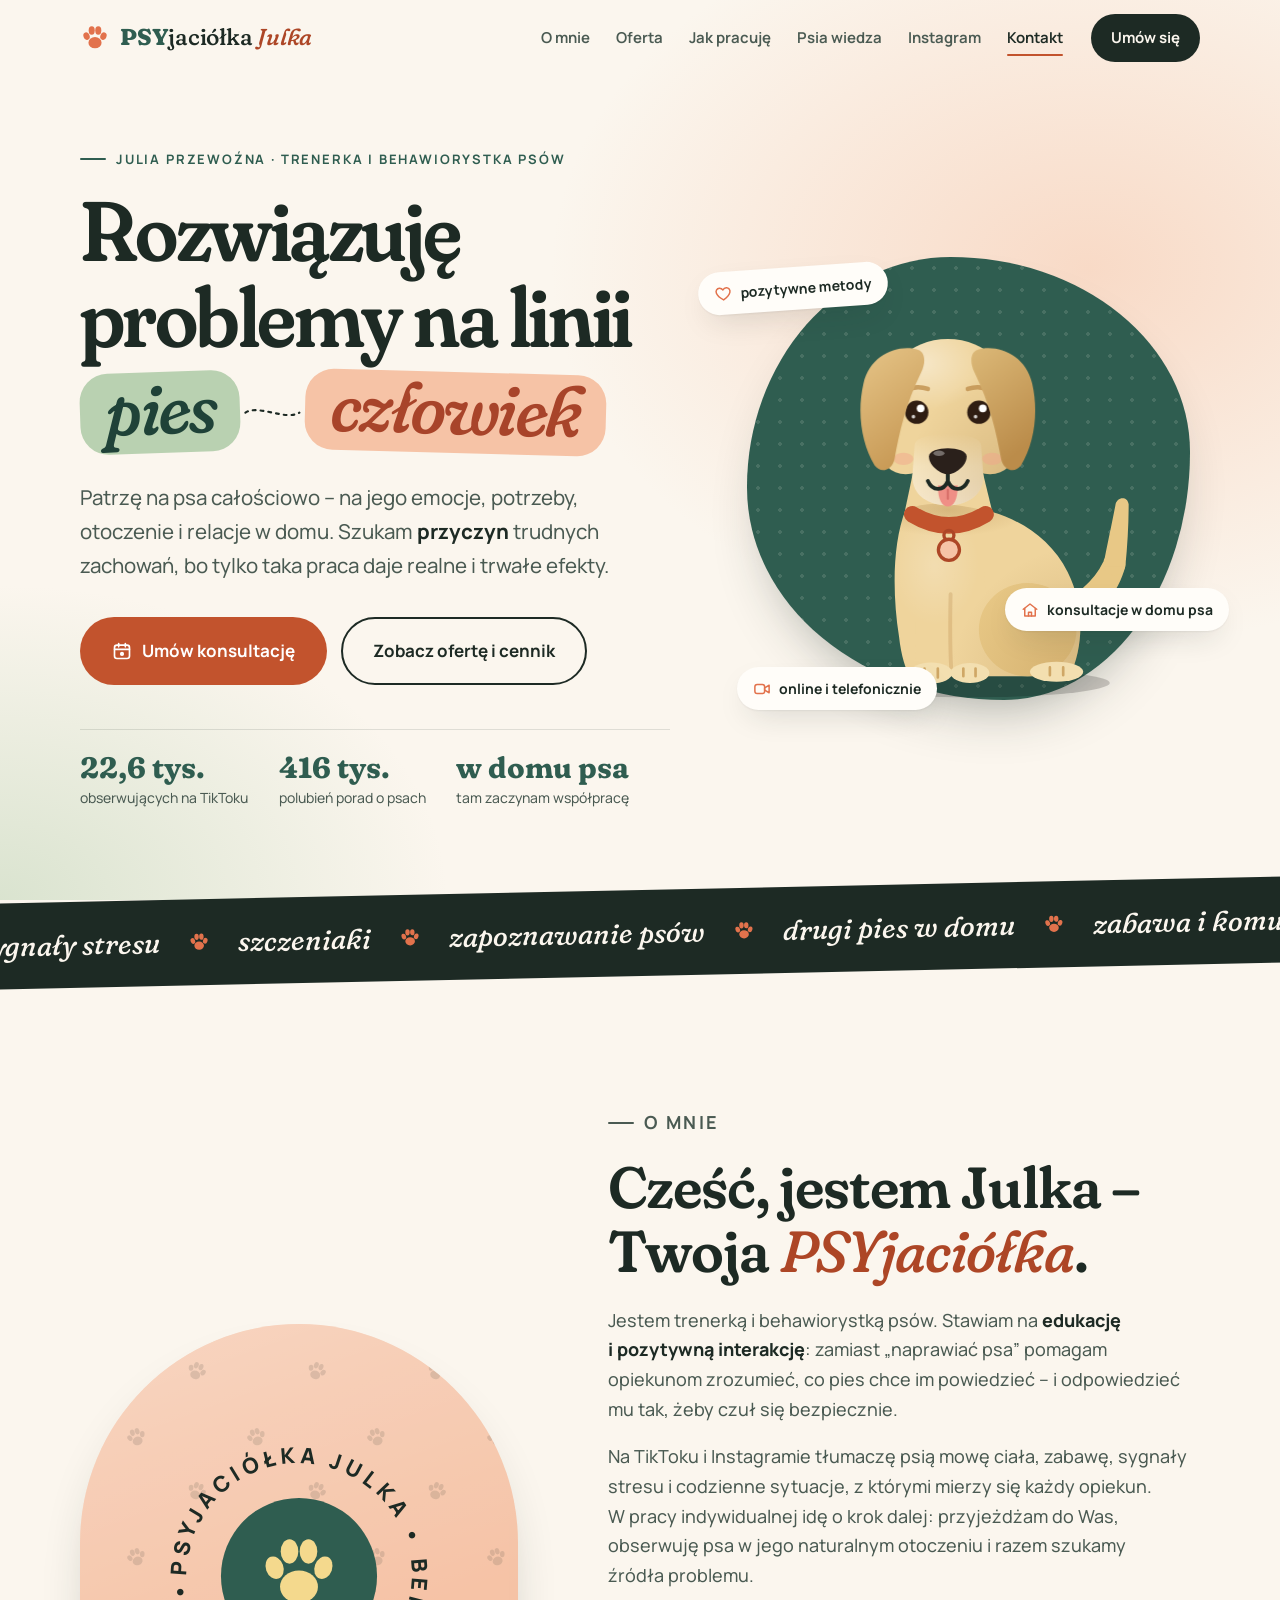
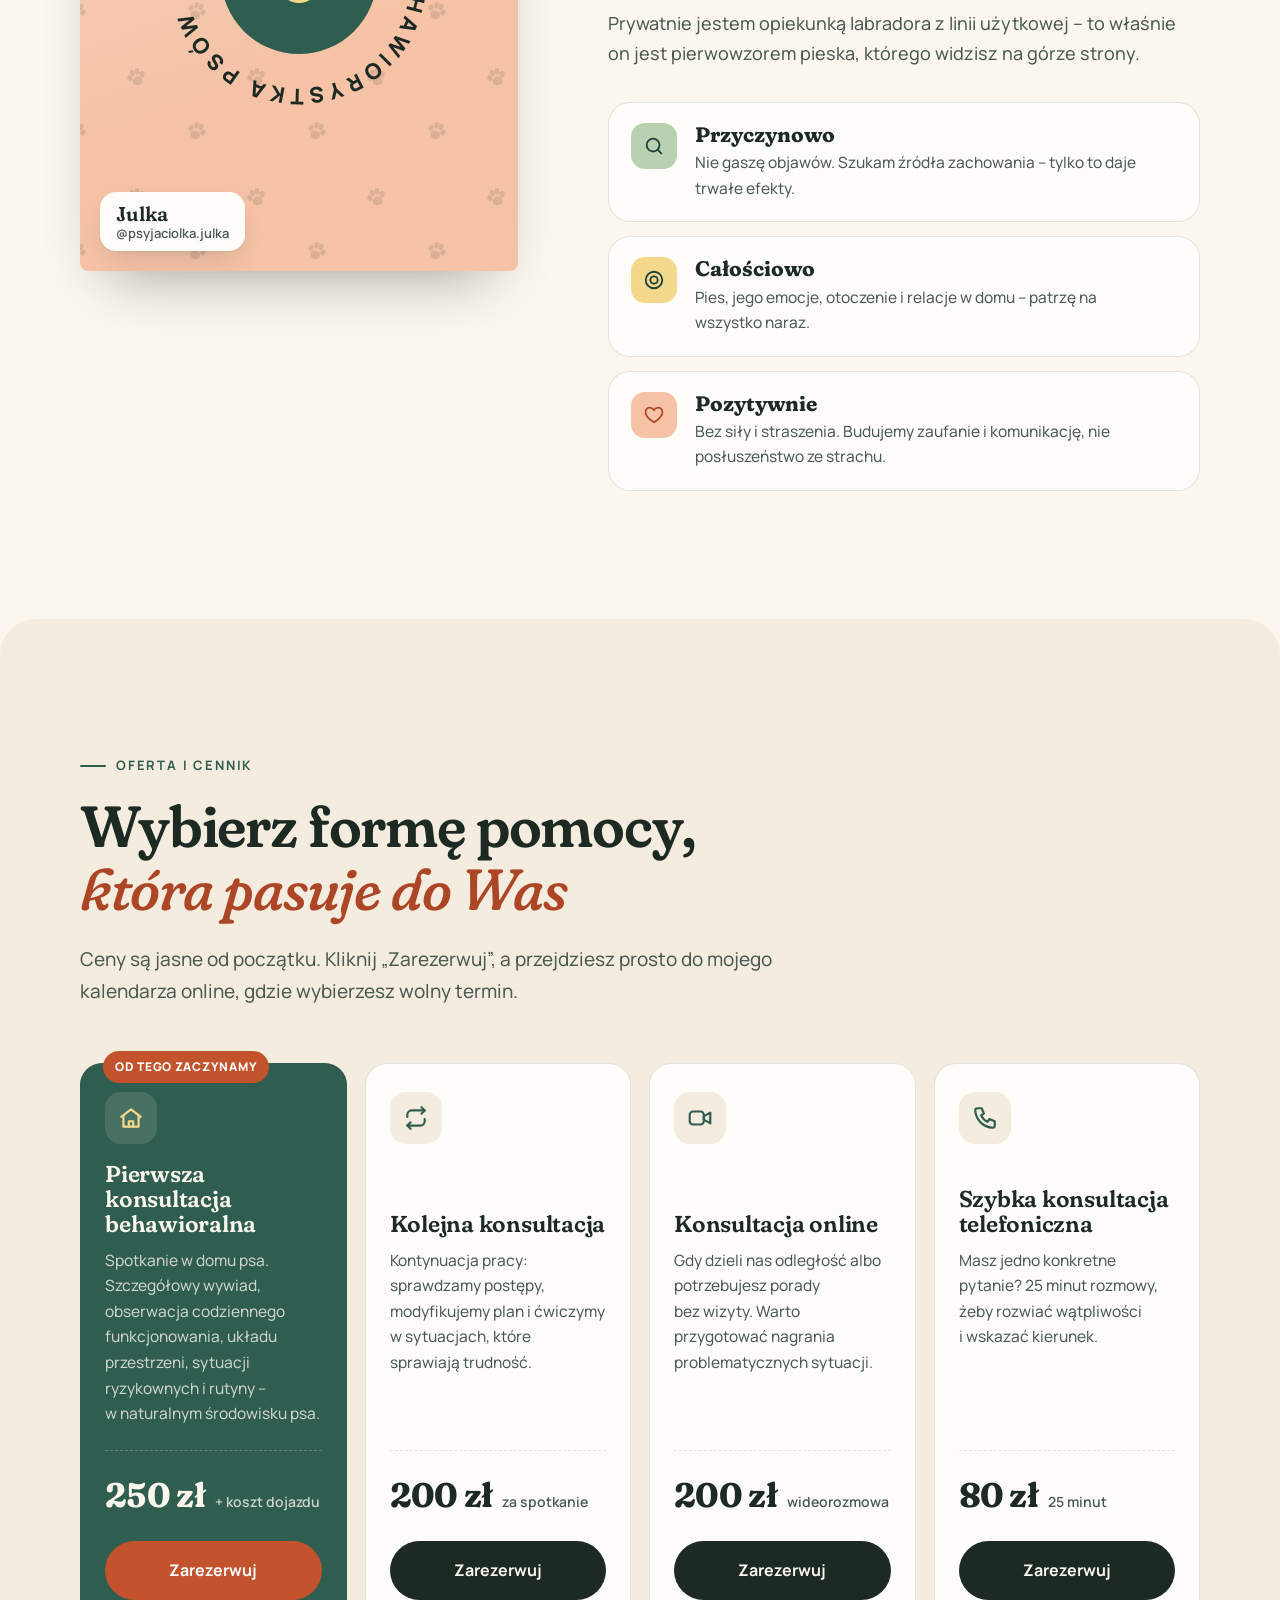
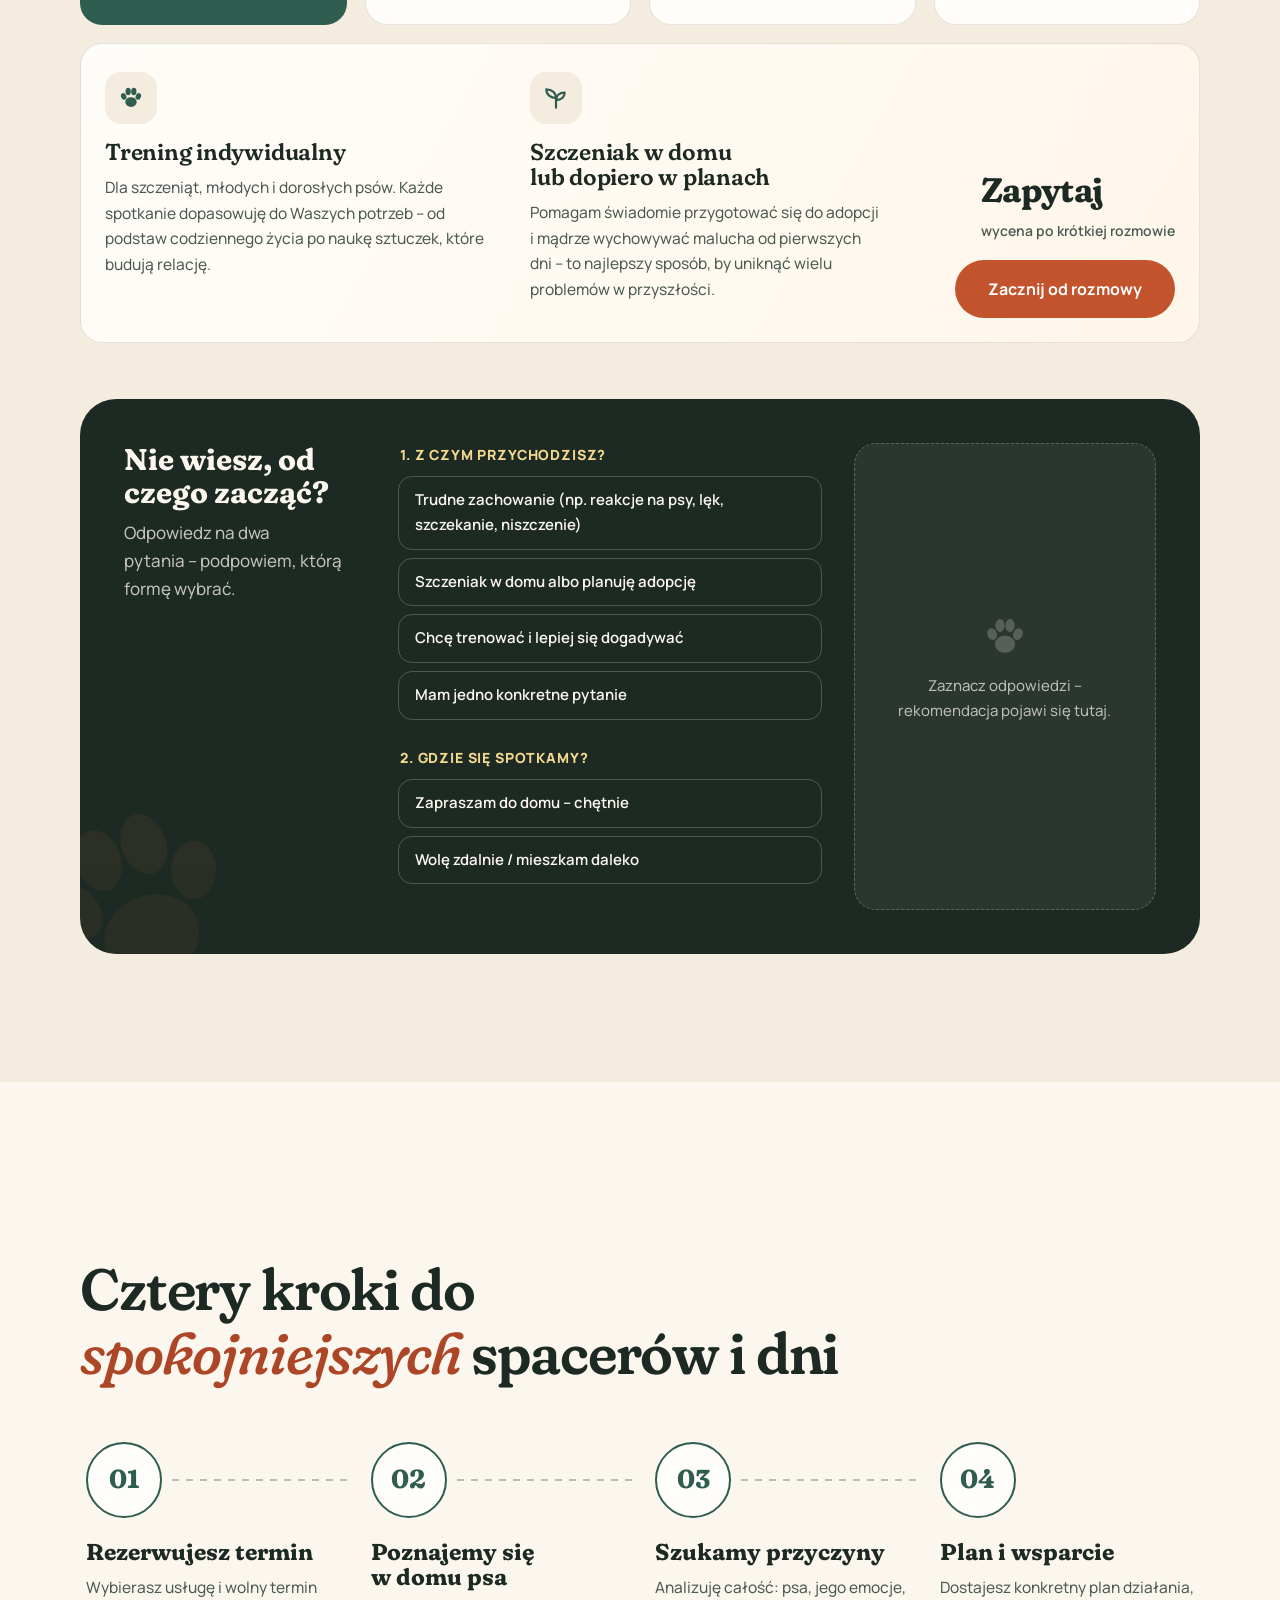
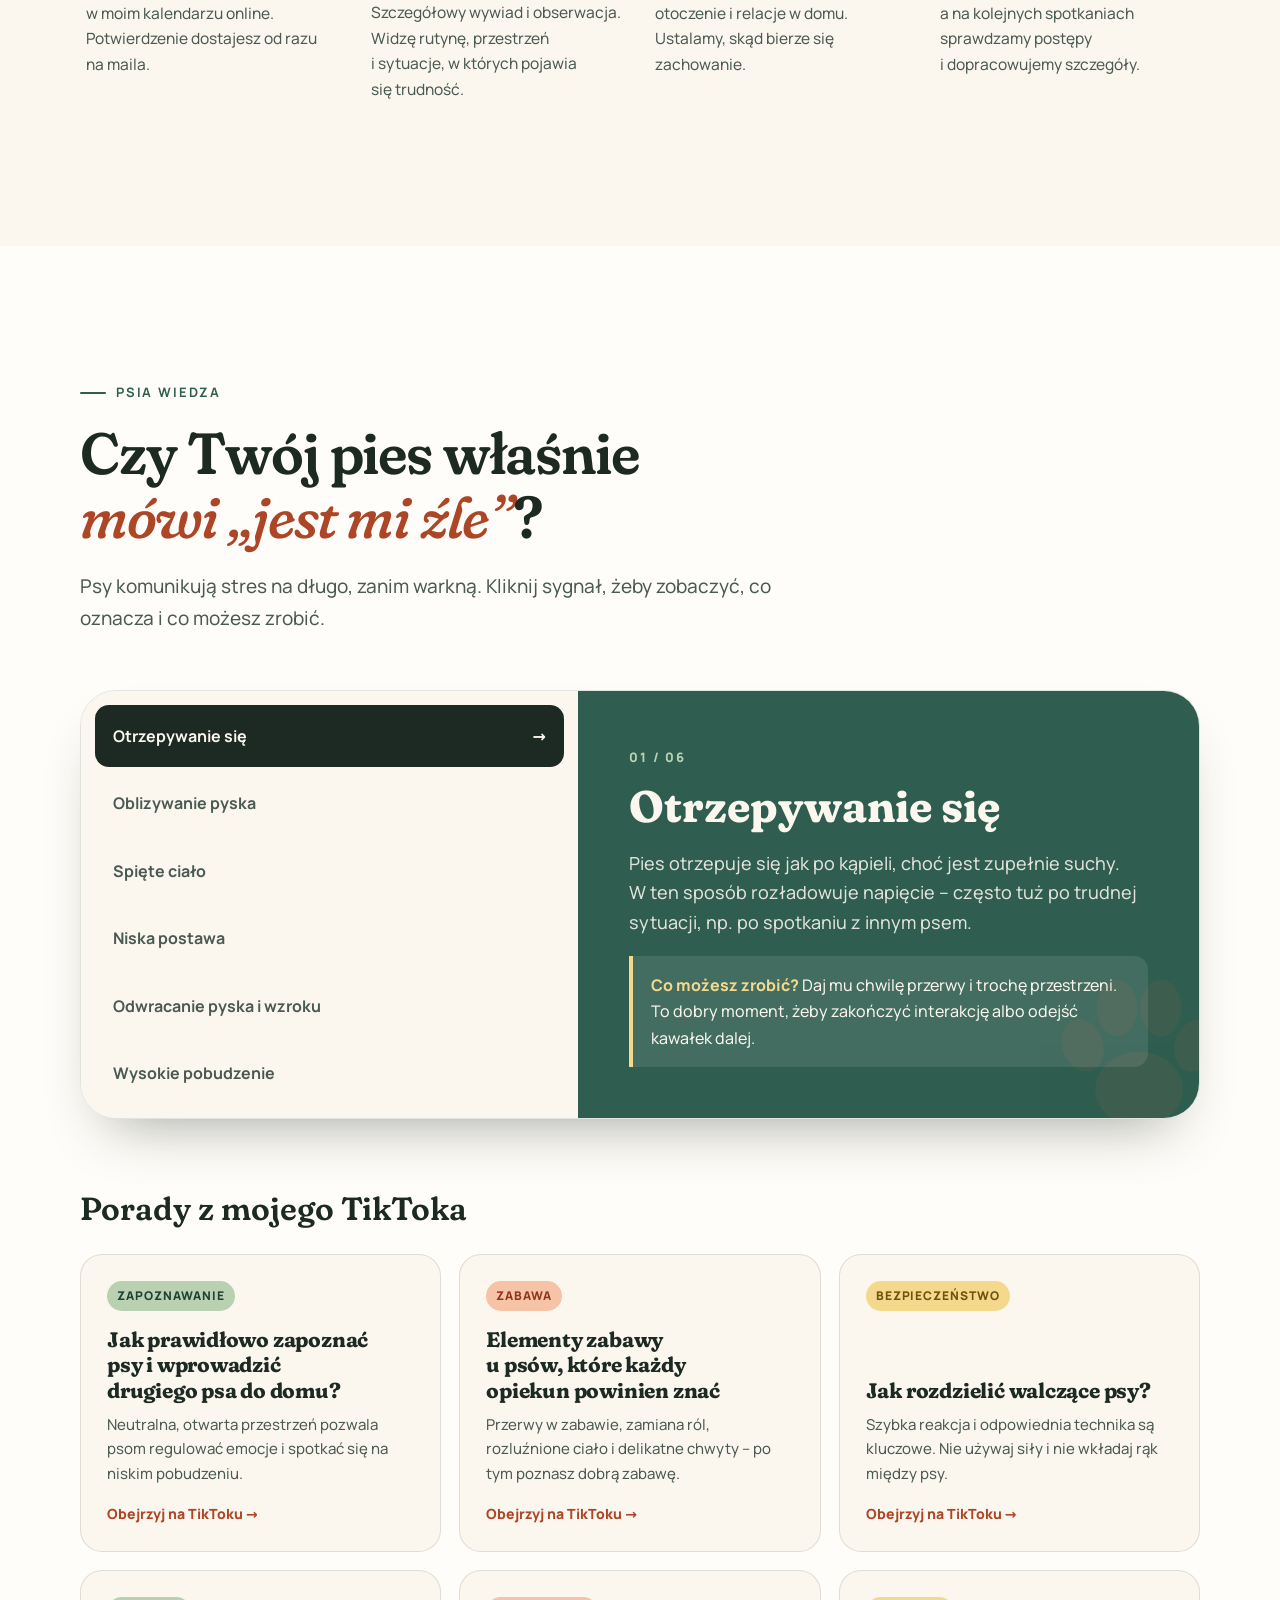
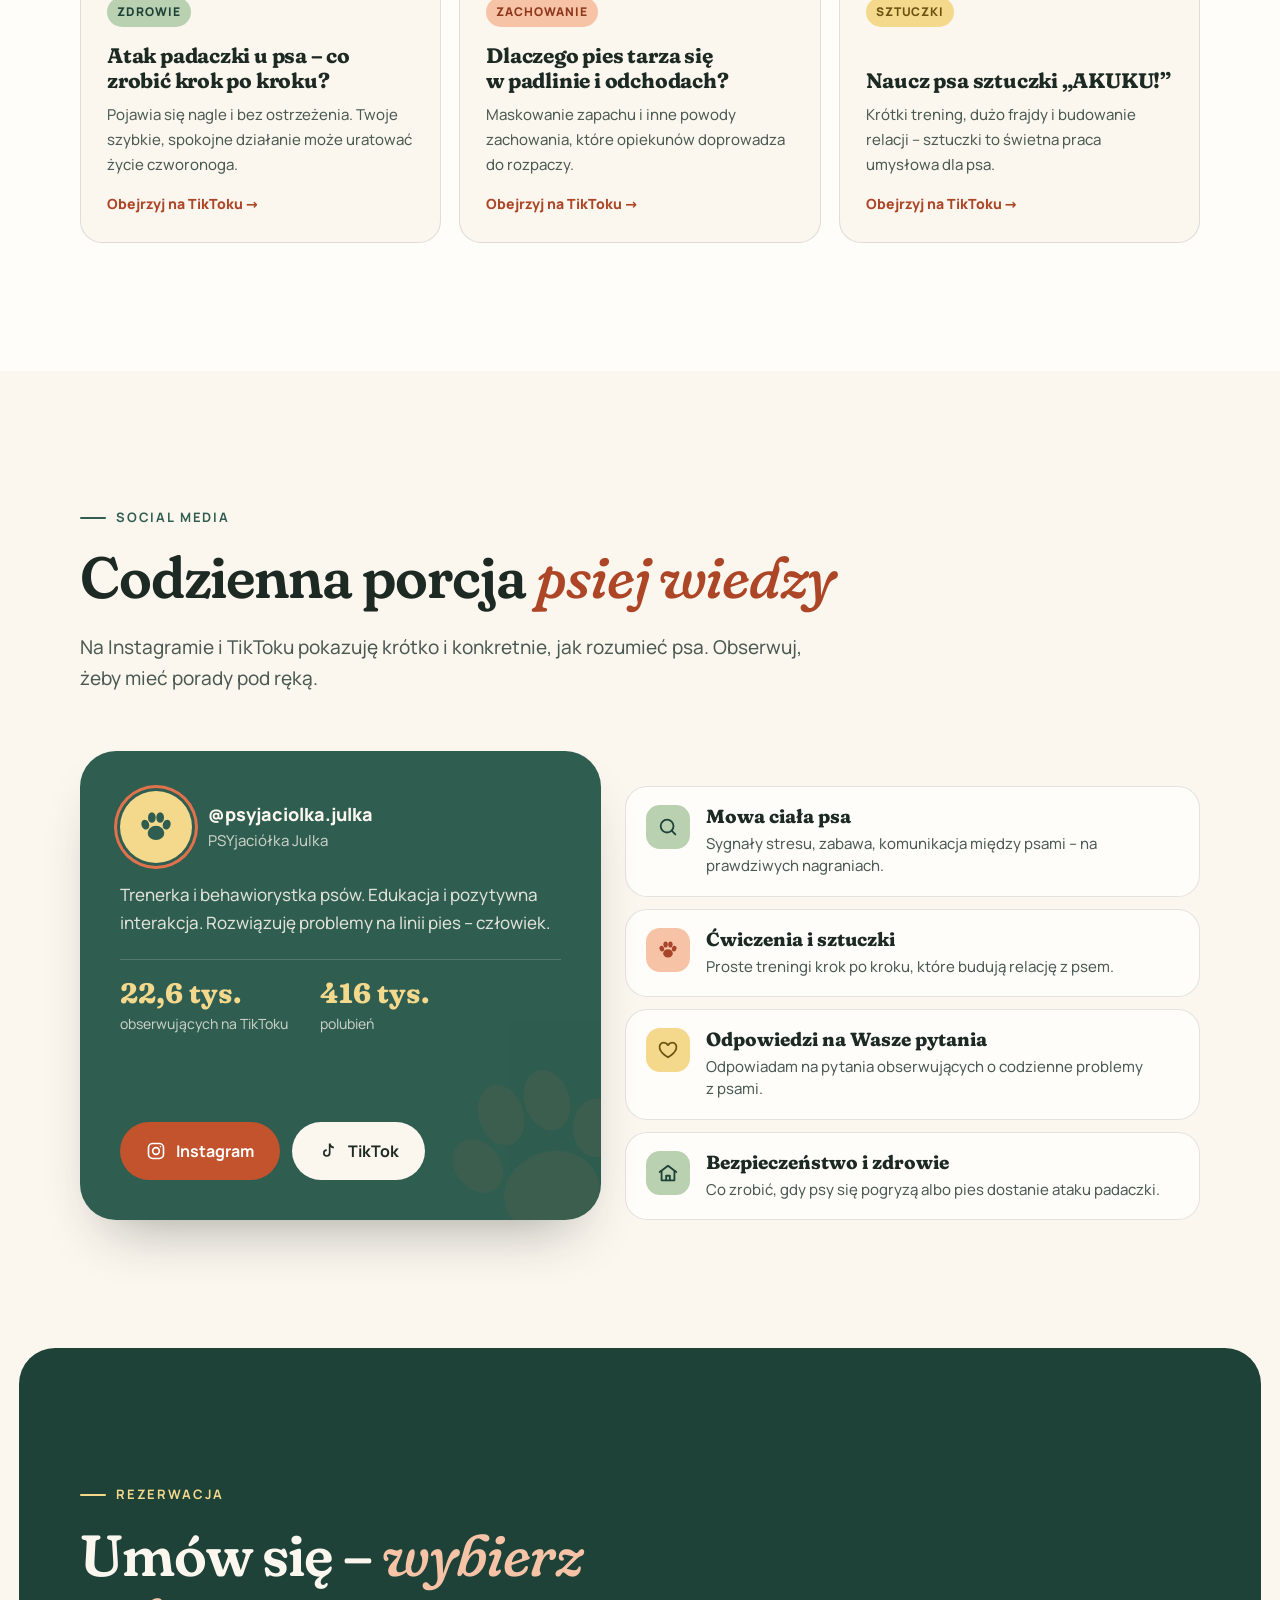
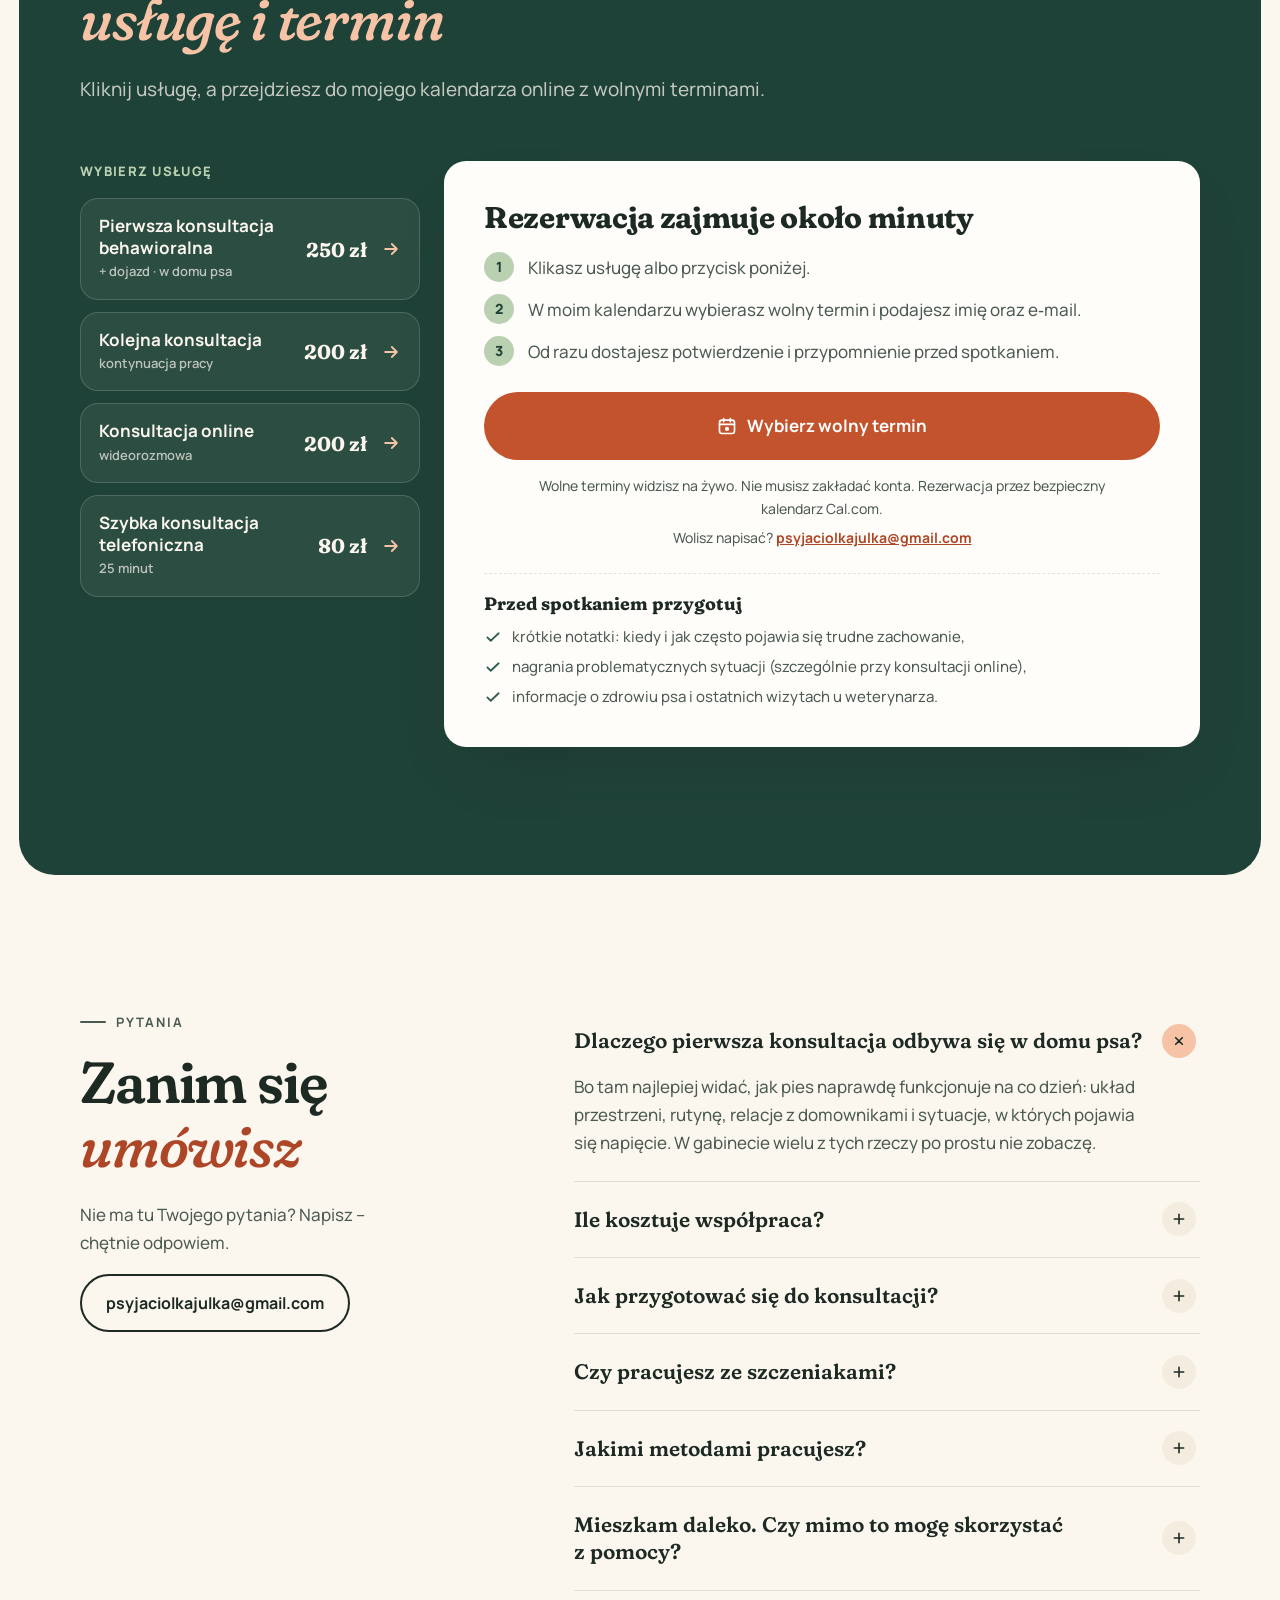
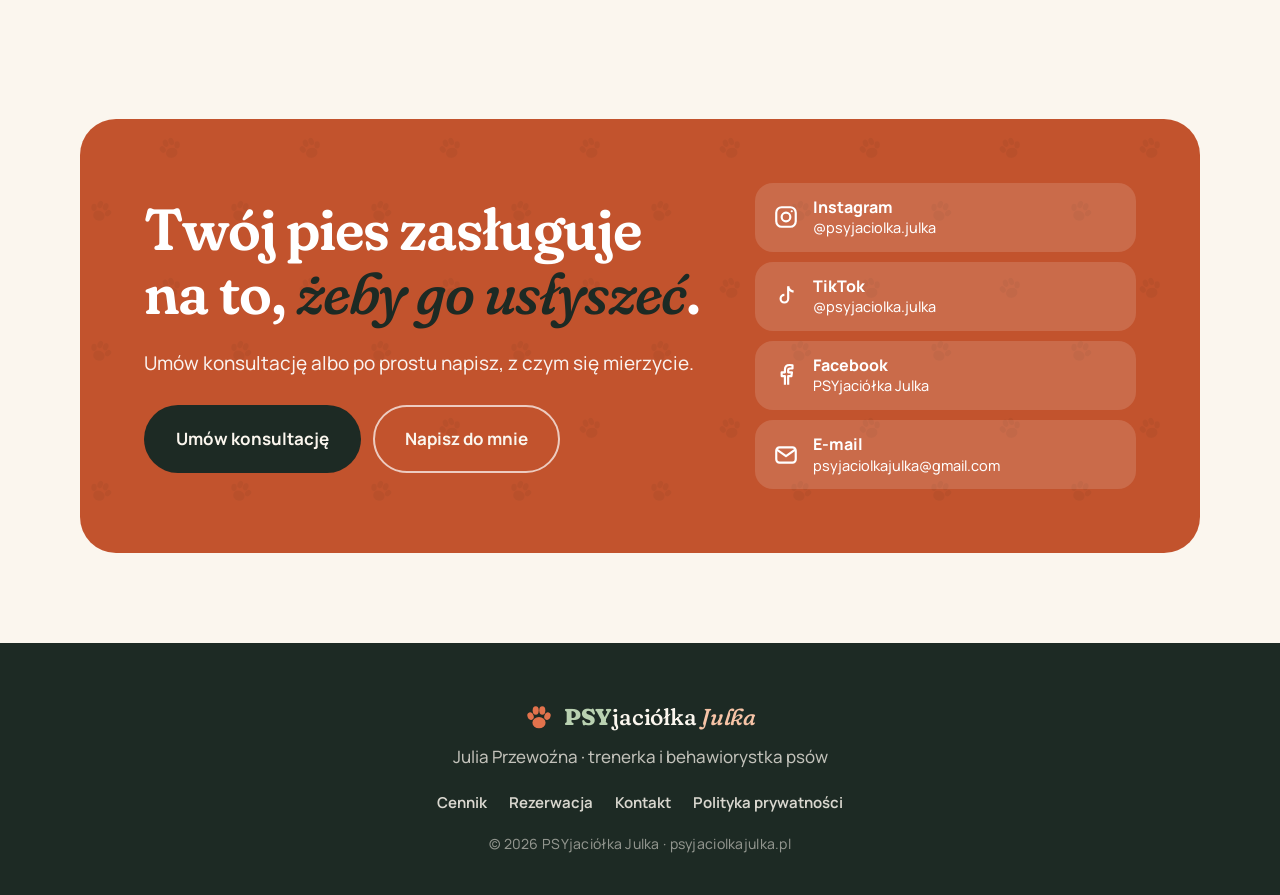
<file: index.html>
<!DOCTYPE html>
<html lang="pl">
<head>
  <meta charset="utf-8">
  <meta name="viewport" content="width=device-width, initial-scale=1, viewport-fit=cover">
  <title>PSYjaciółka Julka&nbsp;– trenerka i&nbsp;behawiorystka psów</title>
  <meta name="description" content="Julia Przewoźna – PSYjaciółka Julka. Trenerka i behawiorystka psów. Konsultacje behawioralne w domu psa, online i telefoniczne, trening indywidualny i wsparcie przy szczeniaku. Umów termin w kalendarzu.">
  <meta name="theme-color" content="#2f5d50">
  <link rel="canonical" href="https://psyjaciolkajulka.pl/">
  <link rel="icon" href="assets/favicon.svg" type="image/svg+xml">
  <link rel="icon" href="assets/icon-192.png" type="image/png" sizes="192x192">
  <link rel="apple-touch-icon" href="assets/apple-touch-icon.png">
  <link rel="manifest" href="site.webmanifest">

  <meta property="og:type" content="website">
  <meta property="og:locale" content="pl_PL">
  <meta property="og:url" content="https://psyjaciolkajulka.pl/">
  <meta property="og:title" content="PSYjaciółka Julka – trenerka i behawiorystka psów">
  <meta property="og:description" content="Rozwiązuję problemy na linii pies – człowiek. Konsultacje behawioralne, trening i wsparcie przy szczeniaku.">
  <meta property="og:image" content="https://psyjaciolkajulka.pl/assets/og-image.jpg">
  <meta property="og:image:width" content="1200">
  <meta property="og:image:height" content="630">
  <meta name="twitter:card" content="summary_large_image">

  <link rel="preload" href="assets/fonts/fraunces-normal-latin.woff2" as="font" type="font/woff2" crossorigin>
  <link rel="preload" href="assets/fonts/manrope-normal-latin.woff2" as="font" type="font/woff2" crossorigin>
  <link rel="stylesheet" href="assets/fonts/fonts.css">
  <link rel="stylesheet" href="styles.css">

  <script type="application/ld+json">
  {
    "@context": "https://schema.org",
    "@type": "ProfessionalService",
    "name": "PSYjaciółka Julka",
    "alternateName": "Julia Przewoźna – trenerka i behawiorystka psów",
    "url": "https://psyjaciolkajulka.pl/",
    "email": "psyjaciolkajulka@gmail.com",
    "description": "Trenerka i behawiorystka psów. Konsultacje behawioralne, trening indywidualny, wsparcie przy szczeniaku.",
    "priceRange": "80–250 zł",
    "image": "https://psyjaciolkajulka.pl/assets/og-image.jpg",
    "hasOfferCatalog": {
      "@type": "OfferCatalog",
      "name": "Konsultacje behawioralne i trening psów",
      "itemListElement": [
        { "@type": "Offer", "name": "Pierwsza konsultacja behawioralna (w domu psa, + koszt dojazdu)", "price": "250", "priceCurrency": "PLN" },
        { "@type": "Offer", "name": "Kolejna konsultacja", "price": "200", "priceCurrency": "PLN" },
        { "@type": "Offer", "name": "Konsultacja online", "price": "200", "priceCurrency": "PLN" },
        { "@type": "Offer", "name": "Szybka konsultacja telefoniczna (25 minut)", "price": "80", "priceCurrency": "PLN" }
      ]
    },
    "founder": { "@type": "Person", "name": "Julia Przewoźna", "jobTitle": "Trenerka i behawiorystka psów" },
    "sameAs": [
      "https://www.instagram.com/psyjaciolka.julka/",
      "https://www.tiktok.com/@psyjaciolka.julka",
      "https://www.facebook.com/p/PSYjaci%C3%B3%C5%82ka-Julka-100081899448421/",
      "https://cal.com/psyjaciolka-julka"
    ]
  }
  </script>
  <script type="application/ld+json">
  {
    "@context": "https://schema.org",
    "@type": "FAQPage",
    "mainEntity": [
      { "@type": "Question", "name": "Dlaczego pierwsza konsultacja odbywa się w domu psa?", "acceptedAnswer": { "@type": "Answer", "text": "Bo tam najlepiej widać, jak pies naprawdę funkcjonuje na co dzień: układ przestrzeni, rutynę, relacje z domownikami i sytuacje, w których pojawia się napięcie." } },
      { "@type": "Question", "name": "Ile kosztuje współpraca?", "acceptedAnswer": { "@type": "Answer", "text": "Pierwsza konsultacja behawioralna to 250 zł + koszt dojazdu, każda kolejna 200 zł. Konsultacja online kosztuje 200 zł, a szybka konsultacja telefoniczna (25 minut) – 80 zł." } },
      { "@type": "Question", "name": "Czy pracujesz ze szczeniakami?", "acceptedAnswer": { "@type": "Answer", "text": "Tak – zarówno ze szczeniakami, które właśnie trafiły do nowego domu, jak i z osobami, które dopiero planują adopcję." } },
      { "@type": "Question", "name": "Jakimi metodami pracujesz?", "acceptedAnswer": { "@type": "Answer", "text": "Stawiam na edukację i pozytywną interakcję. Nie używam siły ani straszenia – pracuję przyczynowo, biorąc pod uwagę emocje psa, jego potrzeby, otoczenie i relacje w domu." } },
      { "@type": "Question", "name": "Mieszkam daleko. Czy mimo to mogę skorzystać z pomocy?", "acceptedAnswer": { "@type": "Answer", "text": "Tak. Wybierz konsultację online albo szybką konsultację telefoniczną – zarezerwujesz je w tym samym kalendarzu." } }
    ]
  }
  </script>
</head>
<body>
  <a class="skip" href="#main">Przejdź do treści</a>

  <!-- ============ NAV ============ -->
  <header class="nav" id="top">
    <div class="wrap nav__inner">
      <a class="logo" href="#top" aria-label="PSYjaciółka Julka – strona główna">
        <svg class="logo__paw" viewBox="0 0 64 64" aria-hidden="true"><use href="#i-paw"/></svg>
        <span><b>PSY</b>jaciółka <em>Julka</em></span>
      </a>
      <nav class="nav__links" aria-label="Główna nawigacja">
        <a href="#o-mnie">O&nbsp;mnie</a>
        <a href="#oferta">Oferta</a>
        <a href="#wspolpraca">Jak pracuję</a>
        <a href="#wiedza">Psia wiedza</a>
        <a href="#instagram">Instagram</a>
        <a href="#kontakt">Kontakt</a>
      </nav>
      <a class="btn btn--small btn--ink nav__cta" href="https://cal.com/psyjaciolka-julka" data-cal>Umów się</a>
      <button type="button" class="nav__burger" aria-label="Otwórz menu" aria-expanded="false" aria-controls="mobile-menu">
        <span></span><span></span>
      </button>
    </div>
    <div class="mobile-menu" id="mobile-menu" hidden>
      <a href="#o-mnie">O&nbsp;mnie</a>
      <a href="#oferta">Oferta i&nbsp;cennik</a>
      <a href="#wspolpraca">Jak pracuję</a>
      <a href="#wiedza">Psia wiedza</a>
      <a href="#instagram">Instagram</a>
      <a href="#kontakt">Kontakt</a>
      <a class="btn btn--accent" href="https://cal.com/psyjaciolka-julka" data-cal>Umów konsultację</a>
    </div>
  </header>

  <main id="main">
    <!-- ============ HERO ============ -->
    <section class="hero" id="hero">
      <div class="hero__trail" aria-hidden="true"></div>
      <div class="wrap hero__grid">
        <div class="hero__copy">
          <p class="eyebrow reveal">Julia Przewoźna · trenerka i&nbsp;behawiorystka psów</p>
          <h1 class="hero__title reveal">
            Rozwiązuję problemy na linii
            <span class="hero__pair"><span class="chip chip--dog">pies</span><svg class="hero__link" viewBox="0 0 80 20" aria-hidden="true"><path d="M2 10 C 20 -2, 60 22, 78 10"/></svg><span class="chip chip--human">człowiek</span></span>
          </h1>
          <p class="hero__lead reveal">
            Patrzę na psa całościowo&nbsp;– na jego emocje, potrzeby, otoczenie i&nbsp;relacje w&nbsp;domu.
            Szukam <strong>przyczyn</strong> trudnych zachowań, bo tylko taka praca daje realne i&nbsp;trwałe efekty.
          </p>
          <div class="hero__actions reveal">
            <a class="btn btn--accent btn--big" href="https://cal.com/psyjaciolka-julka" data-cal>
              <svg viewBox="0 0 24 24" aria-hidden="true"><use href="#i-cal"/></svg>
              Umów konsultację
            </a>
            <a class="btn btn--ghost btn--big" href="#oferta">Zobacz ofertę i&nbsp;cennik</a>
          </div>
          <ul class="hero__facts reveal">
            <li><b data-count="22.6" data-suffix=" tys.">22,6&nbsp;tys.</b><span>obserwujących na TikToku</span></li>
            <li><b data-count="416" data-suffix=" tys.">416&nbsp;tys.</b><span>polubień porad o&nbsp;psach</span></li>
            <li><b>w&nbsp;domu psa</b><span>tam zaczynam współpracę</span></li>
          </ul>
        </div>

        <div class="hero__art reveal" aria-hidden="true">
          <div class="hero__blob"></div>
          <svg class="dog" viewBox="0 0 400 420" role="img">
            <defs>
              <radialGradient id="dog-g-shade" cx="50%" cy="50%" r="50%"><stop offset="0" stop-color="#8a5a1c" stop-opacity=".24"/><stop offset=".55" stop-color="#8a5a1c" stop-opacity=".11"/><stop offset="1" stop-color="#8a5a1c" stop-opacity="0"/></radialGradient>
              <radialGradient id="dog-g-light" cx="50%" cy="50%" r="50%"><stop offset="0" stop-color="#fff" stop-opacity=".45"/><stop offset="1" stop-color="#fff" stop-opacity="0"/></radialGradient>
              <linearGradient id="dog-g-ear" x1="0" y1="0" x2=".4" y2="1"><stop offset="0" stop-color="#e6c588"/><stop offset="1" stop-color="#c99b57"/></linearGradient>
              <linearGradient id="dog-g-ear-far" x1="0" y1="0" x2=".4" y2="1"><stop offset="0" stop-color="#dcb978"/><stop offset="1" stop-color="#bb8c4a"/></linearGradient>
              <linearGradient id="dog-g-muzzle" x1="0" y1="0" x2="0" y2="1"><stop offset="0" stop-color="#efd49c"/><stop offset=".45" stop-color="#f6e5bf"/><stop offset="1" stop-color="#f8ead0"/></linearGradient>
              <clipPath id="dog-clip-head"><circle cx="190" cy="146" r="64"/><circle cx="152" cy="180" r="24"/><circle cx="228" cy="180" r="24"/><path d="M160 178 C 160 164, 220 164, 220 178 L 222 206 C 222 224, 206 232, 190 232 C 174 232, 158 224, 158 206 Z"/></clipPath>
              <clipPath id="dog-clip-body"><path d="M162 292 C 160 326, 160 360, 162 382 L 189 382 C 191 360, 191 326, 189 292 Z"/><path d="M196 292 C 194 326, 195 360, 197 382 L 222 382 C 224 360, 225 326, 223 292 Z"/><path d="M152 236 C 140 266, 140 312, 146 350 C 148 368, 152 380, 156 386 L 300 386 C 312 360, 314 324, 298 292 C 284 264, 258 246, 230 238 C 206 232, 172 226, 152 236 Z"/><ellipse cx="262" cy="344" rx="44" ry="42"/></clipPath>
            </defs>
            <ellipse class="dog__shadow" cx="208" cy="392" rx="128" ry="13"/>
            <g class="dog__jump">
              <g class="dog__breathe">
                <g class="dog__tail">
                  <path class="dog__tail-fill" d="M282 324 C 306 314, 322 300, 330 283 L 350 287 C 344 310, 326 334, 296 348 Z"/>
                  <circle class="dog__tail-fill" cx="340" cy="285" r="10"/>
                  <g class="dog__tail-tip"><path class="dog__tail-fill" d="M330 287 C 334 266, 338 248, 341 232 C 342 224, 352 223, 353 231 C 353 248, 352 268, 350 287 Z"/></g>
                </g>
                <path class="dog__neck" d="M160 196 L 220 196 L 236 262 L 146 262 Z"/>
                <path class="dog__body" d="M152 236 C 140 266, 140 312, 146 350 C 148 368, 152 380, 156 386 L 300 386 C 312 360, 314 324, 298 292 C 284 264, 258 246, 230 238 C 206 232, 172 226, 152 236 Z"/>
                <path class="dog__leg dog__leg--back" d="M196 292 C 194 326, 195 360, 197 382 L 222 382 C 224 360, 225 326, 223 292 Z"/>
                <ellipse class="dog__haunch" cx="262" cy="344" rx="44" ry="42"/>
                <path class="dog__leg" d="M162 292 C 160 326, 160 360, 162 382 L 189 382 C 191 360, 191 326, 189 292 Z"/>
                <g clip-path="url(#dog-clip-body)">
                  <circle class="dog__shade" cx="316" cy="392" r="124"/>
                  <ellipse class="dog__shade" cx="190" cy="236" rx="74" ry="24"/>
                  <ellipse class="dog__light dog__light--soft" cx="178" cy="286" rx="40" ry="54"/>
                </g>
                <ellipse class="dog__paw dog__paw--back" cx="288" cy="382" rx="24" ry="9"/>
                <path class="dog__leg-gap" d="M192.5 312 C 192 336, 192 360, 193 378"/>
                <ellipse class="dog__paw" cx="175" cy="383" rx="19" ry="9.5"/>
                <ellipse class="dog__paw dog__paw--back" cx="210" cy="383" rx="17.5" ry="9"/>
                <path class="dog__toes" d="M169 379 L169 387 M181 379 L181 387 M204 379 L204 386 M215 379 L215 386 M282 378 L282 385 M294 378 L294 385"/>
                <path class="dog__collar" d="M158 240 Q 191 260 224 240"/>
                <circle class="dog__ring" cx="191" cy="259" r="4.5"/>
                <circle class="dog__tag" cx="191" cy="272" r="9.5"/>
                <g class="dog__head">
                  <circle class="dog__skull" cx="190" cy="146" r="64"/>
                  <circle class="dog__skull" cx="152" cy="180" r="24"/>
                  <circle class="dog__skull" cx="228" cy="180" r="24"/>
                  <path class="dog__muzzle" d="M160 178 C 160 164, 220 164, 220 178 L 222 206 C 222 224, 206 232, 190 232 C 174 232, 158 224, 158 206 Z"/>
                  <g clip-path="url(#dog-clip-head)">
                    <circle class="dog__shade" cx="262" cy="212" r="108"/>
                    <ellipse class="dog__light" cx="166" cy="104" rx="60" ry="42"/>
                  </g>
                  <ellipse class="dog__blush" cx="150" cy="190" rx="9" ry="5.5"/>
                  <ellipse class="dog__blush" cx="230" cy="190" rx="9" ry="5.5"/>
                  <g class="dog__tongue"><path d="M181 214 C 181 227, 185 233, 190 233 C 195 233, 199 227, 199 214 Z"/><path class="dog__tongue-line" d="M190 218 L190 226"/></g>
                  <path class="dog__mouth" d="M190 203 L190 210 M172 210 C 176 219, 186 220, 190 210 C 194 220, 204 219, 208 210"/>
                  <path class="dog__nose" d="M173 188 C 173 178, 207 178, 207 188 C 207 197, 196 204, 190 204 C 184 204, 173 197, 173 188 Z"/>
                  <ellipse class="dog__nose-shine" cx="182" cy="185" rx="5" ry="2.4"/>
                  <path class="dog__lick" d="M182 211 C 182 199, 185 190, 190.5 190 C 196 190, 199 199, 199 211 Z"/>
                  <path class="dog__brows" d="M150 129 Q161 123 172 127 M208 127 Q219 123 230 129"/>
                  <g class="dog__eyes"><g class="dog__pupils">
                    <circle cx="162" cy="148" r="10.5"/><circle cx="218" cy="148" r="10.5"/>
                    <circle class="dog__shine" cx="165.5" cy="144.5" r="3.5"/><circle class="dog__shine" cx="221.5" cy="144.5" r="3.5"/>
                    <circle class="dog__shine dog__shine--small" cx="159" cy="152" r="1.6"/><circle class="dog__shine dog__shine--small" cx="215" cy="152" r="1.6"/>
                  </g></g>
                  <path class="dog__lids" d="M151 148 Q162 156 173 148 M207 148 Q218 156 229 148"/>
                  <path class="dog__happy" d="M152 152 Q162 141 172 152 M208 152 Q218 141 228 152"/>
                  <g class="dog__ear-flop dog__ear-flop--back"><g class="dog__ear dog__ear--back"><path d="M216 92 C 234 86, 260 96, 266 122 C 272 148, 268 176, 256 196 C 250 204, 240 200, 238 190 C 234 168, 228 140, 214 112 C 210 104, 210 95, 216 92 Z"/></g></g>
                  <g class="dog__ear-flop dog__ear-flop--front"><g class="dog__ear dog__ear--front"><path d="M164 92 C 146 86, 120 96, 114 122 C 108 148, 112 176, 124 196 C 130 204, 140 200, 142 190 C 146 168, 152 140, 166 112 C 170 104, 170 95, 164 92 Z"/></g></g>
                </g>
              </g>
            </g>
            <g class="dog__hearts"><g transform="translate(130 72) scale(1.5)"><path d="M0 3.2 C 0 -0.8, 5.2 -1.6, 6 2.4 C 6.8 -1.6, 12 -0.8, 12 3.2 C 12 7.2, 6 11, 6 11 C 6 11, 0 7.2, 0 3.2 Z"/></g><g transform="translate(184 50) scale(1.9)"><path d="M0 3.2 C 0 -0.8, 5.2 -1.6, 6 2.4 C 6.8 -1.6, 12 -0.8, 12 3.2 C 12 7.2, 6 11, 6 11 C 6 11, 0 7.2, 0 3.2 Z"/></g><g transform="translate(238 70) scale(1.4)"><path d="M0 3.2 C 0 -0.8, 5.2 -1.6, 6 2.4 C 6.8 -1.6, 12 -0.8, 12 3.2 C 12 7.2, 6 11, 6 11 C 6 11, 0 7.2, 0 3.2 Z"/></g></g>
            <g class="dog__zzz"><text x="258" y="96">z</text><text x="284" y="66">z</text><text x="316" y="36">Z</text></g>
          </svg>
          <div class="bark">Hau!</div>
          <div class="sticker sticker--a"><svg viewBox="0 0 24 24"><use href="#i-heart"/></svg>pozytywne metody</div>
          <div class="sticker sticker--b"><svg viewBox="0 0 24 24"><use href="#i-home"/></svg>konsultacje w&nbsp;domu psa</div>
          <div class="sticker sticker--c"><svg viewBox="0 0 24 24"><use href="#i-video"/></svg>online i&nbsp;telefonicznie</div>
        </div>
      </div>
    </section>

    <!-- ============ MARQUEE ============ -->
    <div class="marquee" aria-hidden="true">
      <div class="marquee__track">
        <span>sygnały stresu</span><i></i><span>szczeniaki</span><i></i><span>zapoznawanie psów</span><i></i><span>drugi pies w&nbsp;domu</span><i></i><span>zabawa i&nbsp;komunikacja</span><i></i><span>trening indywidualny</span><i></i><span>edukacja opiekunów</span><i></i><span>pozytywna interakcja</span><i></i>
        <span>sygnały stresu</span><i></i><span>szczeniaki</span><i></i><span>zapoznawanie psów</span><i></i><span>drugi pies w&nbsp;domu</span><i></i><span>zabawa i&nbsp;komunikacja</span><i></i><span>trening indywidualny</span><i></i><span>edukacja opiekunów</span><i></i><span>pozytywna interakcja</span><i></i>
      </div>
    </div>

    <!-- ============ O MNIE ============ -->
    <section class="section about" id="o-mnie">
      <div class="wrap about__grid">
        <figure class="photo photo--arch reveal">
          <img src="[data-uri]" data-src="assets/img/julka.jpg" alt="Julia Przewoźna – PSYjaciółka Julka z psem" loading="lazy" width="720" height="900">
          <svg class="photo__badge" viewBox="0 0 200 200" aria-hidden="true">
            <defs><path id="ring-path" d="M100 100 m-78 0 a78 78 0 1 1 156 0 a78 78 0 1 1 -156 0"/></defs>
            <g class="ring"><text><textPath href="#ring-path" textLength="486" lengthAdjust="spacing">PSYjaciółka Julka • behawiorystka psów •</textPath></text></g>
            <circle class="core" cx="100" cy="100" r="54"/>
            <use class="paw" href="#i-paw" x="70" y="68" width="60" height="60"/>
          </svg>
          <figcaption>Julka <span>@psyjaciolka.julka</span></figcaption>
        </figure>
        <div class="about__copy">
          <p class="eyebrow reveal">O&nbsp;mnie</p>
          <h2 class="h2 reveal">Cześć, jestem Julka&nbsp;– Twoja <em>PSYjaciółka</em>.</h2>
          <p class="reveal">
            Jestem trenerką i&nbsp;behawiorystką psów. Stawiam na <strong>edukację i&nbsp;pozytywną interakcję</strong>:
            zamiast „naprawiać psa” pomagam opiekunom zrozumieć, co pies chce im powiedzieć&nbsp;– i&nbsp;odpowiedzieć mu tak,
            żeby czuł się bezpiecznie.
          </p>
          <p class="reveal">
            Na TikToku i&nbsp;Instagramie tłumaczę psią mowę ciała, zabawę, sygnały stresu i&nbsp;codzienne sytuacje,
            z&nbsp;którymi mierzy się każdy opiekun. W&nbsp;pracy indywidualnej idę o&nbsp;krok dalej: przyjeżdżam do Was,
            obserwuję psa w&nbsp;jego naturalnym otoczeniu i&nbsp;razem szukamy źródła problemu.
          </p>
          <p class="reveal">
            Prywatnie jestem opiekunką labradora z&nbsp;linii użytkowej&nbsp;– to właśnie on jest pierwowzorem pieska, którego widzisz na górze strony.
          </p>
          <ul class="values">
            <li class="value reveal">
              <span class="value__icon"><svg viewBox="0 0 24 24"><use href="#i-search"/></svg></span>
              <div><h3>Przyczynowo</h3><p>Nie gaszę objawów. Szukam źródła zachowania&nbsp;– tylko to daje trwałe efekty.</p></div>
            </li>
            <li class="value reveal">
              <span class="value__icon"><svg viewBox="0 0 24 24"><use href="#i-circle"/></svg></span>
              <div><h3>Całościowo</h3><p>Pies, jego emocje, otoczenie i&nbsp;relacje w&nbsp;domu&nbsp;– patrzę na wszystko naraz.</p></div>
            </li>
            <li class="value reveal">
              <span class="value__icon"><svg viewBox="0 0 24 24"><use href="#i-heart"/></svg></span>
              <div><h3>Pozytywnie</h3><p>Bez siły i&nbsp;straszenia. Budujemy zaufanie i&nbsp;komunikację, nie posłuszeństwo ze strachu.</p></div>
            </li>
          </ul>
        </div>
      </div>
    </section>

    <!-- ============ OFERTA ============ -->
    <section class="section offer" id="oferta">
      <div class="wrap">
        <div class="section__head">
          <p class="eyebrow reveal">Oferta i&nbsp;cennik</p>
          <h2 class="h2 reveal">Wybierz formę pomocy, <em>która pasuje do Was</em></h2>
          <p class="section__lead reveal">Ceny są jasne od początku. Kliknij „Zarezerwuj”, a&nbsp;przejdziesz prosto do mojego kalendarza online, gdzie wybierzesz wolny termin.</p>
        </div>

        <div class="cards">
          <article class="card card--featured reveal">
            <span class="card__badge">Od tego zaczynamy</span>
            <span class="card__icon"><svg viewBox="0 0 24 24"><use href="#i-home"/></svg></span>
            <h3>Pierwsza konsultacja behawioralna</h3>
            <p>Spotkanie w&nbsp;domu psa. Szczegółowy wywiad, obserwacja codziennego funkcjonowania, układu przestrzeni,
              sytuacji ryzykownych i&nbsp;rutyny&nbsp;– w&nbsp;naturalnym środowisku psa.</p>
            <div class="card__price"><b>250&nbsp;zł</b><span>+ koszt dojazdu</span></div>
            <a class="btn btn--accent card__btn" href="https://cal.com/psyjaciolka-julka" data-cal="pierwsza">Zarezerwuj</a>
          </article>

          <article class="card reveal">
            <span class="card__icon"><svg viewBox="0 0 24 24"><use href="#i-repeat"/></svg></span>
            <h3>Kolejna konsultacja</h3>
            <p>Kontynuacja pracy: sprawdzamy postępy, modyfikujemy plan i&nbsp;ćwiczymy w&nbsp;sytuacjach, które sprawiają trudność.</p>
            <div class="card__price"><b>200&nbsp;zł</b><span>za spotkanie</span></div>
            <a class="btn btn--ink card__btn" href="https://cal.com/psyjaciolka-julka" data-cal="kolejna">Zarezerwuj</a>
          </article>

          <article class="card reveal">
            <span class="card__icon"><svg viewBox="0 0 24 24"><use href="#i-video"/></svg></span>
            <h3>Konsultacja online</h3>
            <p>Gdy dzieli nas odległość albo potrzebujesz porady bez wizyty. Warto przygotować nagrania problematycznych sytuacji.</p>
            <div class="card__price"><b>200&nbsp;zł</b><span>wideorozmowa</span></div>
            <a class="btn btn--ink card__btn" href="https://cal.com/psyjaciolka-julka" data-cal="online">Zarezerwuj</a>
          </article>

          <article class="card reveal">
            <span class="card__icon"><svg viewBox="0 0 24 24"><use href="#i-phone"/></svg></span>
            <h3>Szybka konsultacja telefoniczna</h3>
            <p>Masz jedno konkretne pytanie? 25&nbsp;minut rozmowy, żeby rozwiać wątpliwości i&nbsp;wskazać kierunek.</p>
            <div class="card__price"><b>80&nbsp;zł</b><span>25&nbsp;minut</span></div>
            <a class="btn btn--ink card__btn" href="https://cal.com/psyjaciolka-julka" data-cal="telefon">Zarezerwuj</a>
          </article>

          <article class="card card--wide reveal">
            <div class="card--wide__col">
              <span class="card__icon"><svg viewBox="0 0 24 24"><use href="#i-paw"/></svg></span>
              <h3>Trening indywidualny</h3>
              <p>Dla szczeniąt, młodych i&nbsp;dorosłych psów. Każde spotkanie dopasowuję do Waszych potrzeb&nbsp;–
                od podstaw codziennego życia po naukę sztuczek, które budują relację.</p>
            </div>
            <div class="card--wide__col">
              <span class="card__icon"><svg viewBox="0 0 24 24"><use href="#i-sprout"/></svg></span>
              <h3>Szczeniak w&nbsp;domu lub dopiero w&nbsp;planach</h3>
              <p>Pomagam świadomie przygotować się do adopcji i&nbsp;mądrze wychowywać malucha od pierwszych dni&nbsp;–
                to najlepszy sposób, by uniknąć wielu problemów w&nbsp;przyszłości.</p>
            </div>
            <div class="card--wide__cta">
              <div class="card__price"><b>Zapytaj</b><span>wycena po krótkiej rozmowie</span></div>
              <a class="btn btn--accent card__btn" href="https://cal.com/psyjaciolka-julka" data-cal="telefon">Zacznij od rozmowy</a>
            </div>
          </article>
        </div>

        <!-- Mini-dopasowanie -->
        <div class="matcher reveal" id="dopasuj">
          <div class="matcher__intro">
            <h3>Nie wiesz, od czego zacząć?</h3>
            <p>Odpowiedz na dwa pytania&nbsp;– podpowiem, którą formę wybrać.</p>
          </div>
          <div class="matcher__form" role="group" aria-label="Dopasowanie usługi">
            <fieldset>
              <legend>1. Z&nbsp;czym przychodzisz?</legend>
              <label><input type="radio" name="need" value="problem"><span>Trudne zachowanie (np. reakcje na psy, lęk, szczekanie, niszczenie)</span></label>
              <label><input type="radio" name="need" value="puppy"><span>Szczeniak w&nbsp;domu albo planuję adopcję</span></label>
              <label><input type="radio" name="need" value="training"><span>Chcę trenować i&nbsp;lepiej się dogadywać</span></label>
              <label><input type="radio" name="need" value="question"><span>Mam jedno konkretne pytanie</span></label>
            </fieldset>
            <fieldset>
              <legend>2. Gdzie się spotkamy?</legend>
              <label><input type="radio" name="where" value="home"><span>Zapraszam do domu&nbsp;– chętnie</span></label>
              <label><input type="radio" name="where" value="remote"><span>Wolę zdalnie / mieszkam daleko</span></label>
            </fieldset>
          </div>
          <div class="matcher__result" aria-live="polite">
            <p class="matcher__placeholder"><svg viewBox="0 0 64 64" aria-hidden="true"><use href="#i-paw"/></svg>Zaznacz odpowiedzi&nbsp;– rekomendacja pojawi się tutaj.</p>
          </div>
        </div>
      </div>
    </section>

    <!-- ============ JAK PRACUJĘ ============ -->
    <section class="section process" id="wspolpraca">
      <div class="wrap">
        <div class="section__head">
          <p class="eyebrow reveal">Jak wygląda współpraca</p>
          <h2 class="h2 reveal">Cztery kroki do <em>spokojniejszych</em> spacerów i&nbsp;dni</h2>
        </div>
        <ol class="steps">
          <li class="step reveal">
            <span class="step__num">01</span>
            <h3>Rezerwujesz termin</h3>
            <p>Wybierasz usługę i&nbsp;wolny termin w&nbsp;moim kalendarzu online. Potwierdzenie dostajesz od razu na maila.</p>
          </li>
          <li class="step reveal">
            <span class="step__num">02</span>
            <h3>Poznajemy się w&nbsp;domu psa</h3>
            <p>Szczegółowy wywiad i&nbsp;obserwacja. Widzę rutynę, przestrzeń i&nbsp;sytuacje, w&nbsp;których pojawia się trudność.</p>
          </li>
          <li class="step reveal">
            <span class="step__num">03</span>
            <h3>Szukamy przyczyny</h3>
            <p>Analizuję całość: psa, jego emocje, otoczenie i&nbsp;relacje w&nbsp;domu. Ustalamy, skąd bierze się zachowanie.</p>
          </li>
          <li class="step reveal">
            <span class="step__num">04</span>
            <h3>Plan i&nbsp;wsparcie</h3>
            <p>Dostajesz konkretny plan działania, a&nbsp;na kolejnych spotkaniach sprawdzamy postępy i&nbsp;dopracowujemy szczegóły.</p>
          </li>
        </ol>
      </div>
    </section>

    <!-- ============ PSIA WIEDZA ============ -->
    <section class="section knowledge" id="wiedza">
      <div class="wrap">
        <div class="section__head">
          <p class="eyebrow reveal">Psia wiedza</p>
          <h2 class="h2 reveal">Czy Twój pies właśnie <em>mówi „jest mi źle”</em>?</h2>
          <p class="section__lead reveal">Psy komunikują stres na długo, zanim warkną. Kliknij sygnał, żeby zobaczyć, co oznacza i&nbsp;co możesz zrobić.</p>
        </div>

        <div class="signals">
          <div class="signals__list" role="tablist" aria-label="Sygnały stresu u psa">
            <button type="button" role="tab" aria-selected="true" id="signal-tab-0" aria-controls="signal-panel" data-signal="0">Otrzepywanie się</button>
            <button type="button" role="tab" aria-selected="false" id="signal-tab-1" aria-controls="signal-panel" data-signal="1">Oblizywanie pyska</button>
            <button type="button" role="tab" aria-selected="false" id="signal-tab-2" aria-controls="signal-panel" data-signal="2">Spięte ciało</button>
            <button type="button" role="tab" aria-selected="false" id="signal-tab-3" aria-controls="signal-panel" data-signal="3">Niska postawa</button>
            <button type="button" role="tab" aria-selected="false" id="signal-tab-4" aria-controls="signal-panel" data-signal="4">Odwracanie pyska i&nbsp;wzroku</button>
            <button type="button" role="tab" aria-selected="false" id="signal-tab-5" aria-controls="signal-panel" data-signal="5">Wysokie pobudzenie</button>
          </div>
          <div class="signals__panel" id="signal-panel" role="tabpanel" aria-labelledby="signal-tab-0" aria-live="polite">
            <span class="signals__index">01 / 06</span>
            <h3 class="signals__title">Otrzepywanie się</h3>
            <p class="signals__what"></p>
            <p class="signals__do"></p>
          </div>
        </div>

        <h3 class="h3 reveal">Porady z&nbsp;mojego TikToka</h3>
        <div class="tips">
          <a class="tip reveal" href="https://www.tiktok.com/@psyjaciolka.julka/video/7532877178879364374" target="_blank" rel="noopener">
            <span class="tip__tag">Zapoznawanie</span>
            <h4>Jak prawidłowo zapoznać psy i&nbsp;wprowadzić drugiego psa do domu?</h4>
            <p>Neutralna, otwarta przestrzeń pozwala psom regulować emocje i&nbsp;spotkać się na niskim pobudzeniu.</p>
            <span class="tip__more">Obejrzyj na TikToku →</span>
          </a>
          <a class="tip reveal" href="https://www.tiktok.com/@psyjaciolka.julka/video/7464602452554255638" target="_blank" rel="noopener">
            <span class="tip__tag">Zabawa</span>
            <h4>Elementy zabawy u&nbsp;psów, które każdy opiekun powinien znać</h4>
            <p>Przerwy w&nbsp;zabawie, zamiana ról, rozluźnione ciało i&nbsp;delikatne chwyty&nbsp;– po tym poznasz dobrą zabawę.</p>
            <span class="tip__more">Obejrzyj na TikToku →</span>
          </a>
          <a class="tip reveal" href="https://www.tiktok.com/@psyjaciolka.julka/video/7457121850028526870" target="_blank" rel="noopener">
            <span class="tip__tag">Bezpieczeństwo</span>
            <h4>Jak rozdzielić walczące psy?</h4>
            <p>Szybka reakcja i&nbsp;odpowiednia technika są kluczowe. Nie używaj siły i&nbsp;nie wkładaj rąk między psy.</p>
            <span class="tip__more">Obejrzyj na TikToku →</span>
          </a>
          <a class="tip reveal" href="https://www.tiktok.com/@psyjaciolka.julka/video/7498066044951530774" target="_blank" rel="noopener">
            <span class="tip__tag">Zdrowie</span>
            <h4>Atak padaczki u&nbsp;psa&nbsp;– co zrobić krok po kroku?</h4>
            <p>Pojawia się nagle i&nbsp;bez ostrzeżenia. Twoje szybkie, spokojne działanie może uratować życie czworonoga.</p>
            <span class="tip__more">Obejrzyj na TikToku →</span>
          </a>
          <a class="tip reveal" href="https://www.tiktok.com/@psyjaciolka.julka/video/7473922114844724502" target="_blank" rel="noopener">
            <span class="tip__tag">Zachowanie</span>
            <h4>Dlaczego pies tarza się w&nbsp;padlinie i&nbsp;odchodach?</h4>
            <p>Maskowanie zapachu i&nbsp;inne powody zachowania, które opiekunów doprowadza do rozpaczy.</p>
            <span class="tip__more">Obejrzyj na TikToku →</span>
          </a>
          <a class="tip reveal" href="https://www.tiktok.com/@psyjaciolka.julka/video/7467235728456420610" target="_blank" rel="noopener">
            <span class="tip__tag">Sztuczki</span>
            <h4>Naucz psa sztuczki „AKUKU!”</h4>
            <p>Krótki trening, dużo frajdy i&nbsp;budowanie relacji&nbsp;– sztuczki to świetna praca umysłowa dla psa.</p>
            <span class="tip__more">Obejrzyj na TikToku →</span>
          </a>
        </div>
      </div>
    </section>

    <!-- ============ INSTAGRAM ============ -->
    <section class="section insta" id="instagram">
      <div class="wrap">
        <div class="section__head">
          <p class="eyebrow reveal">Social media</p>
          <h2 class="h2 reveal">Codzienna porcja <em>psiej wiedzy</em></h2>
          <p class="section__lead reveal">Na Instagramie i&nbsp;TikToku pokazuję krótko i&nbsp;konkretnie, jak rozumieć psa. Obserwuj, żeby mieć porady pod ręką.</p>
        </div>
        <div class="social">
          <div class="profile reveal">
            <div class="profile__top">
              <span class="profile__avatar"><svg viewBox="0 0 64 64" aria-hidden="true"><use href="#i-paw"/></svg></span>
              <div>
                <p class="profile__handle">@psyjaciolka.julka</p>
                <p class="profile__name">PSYjaciółka Julka</p>
              </div>
            </div>
            <p class="profile__bio">Trenerka i&nbsp;behawiorystka psów. Edukacja i&nbsp;pozytywna interakcja. Rozwiązuję problemy na linii pies&nbsp;– człowiek.</p>
            <ul class="profile__stats">
              <li><b>22,6&nbsp;tys.</b><span>obserwujących na TikToku</span></li>
              <li><b>416&nbsp;tys.</b><span>polubień</span></li>
            </ul>
            <div class="profile__actions">
              <a class="btn btn--accent" href="https://www.instagram.com/psyjaciolka.julka/" target="_blank" rel="noopener"><svg viewBox="0 0 24 24" aria-hidden="true"><use href="#i-ig"/></svg>Instagram</a>
              <a class="btn btn--ink" href="https://www.tiktok.com/@psyjaciolka.julka" target="_blank" rel="noopener"><svg viewBox="0 0 24 24" aria-hidden="true"><use href="#i-tiktok"/></svg>TikTok</a>
            </div>
          </div>
          <div class="topics">
            <p class="topics__label reveal">Na profilu znajdziesz</p>
            <a class="topic reveal" href="https://www.tiktok.com/@psyjaciolka.julka" target="_blank" rel="noopener">
              <span class="topic__icon"><svg viewBox="0 0 24 24" aria-hidden="true"><use href="#i-search"/></svg></span>
              <span><b>Mowa ciała psa</b>Sygnały stresu, zabawa, komunikacja między psami&nbsp;– na prawdziwych nagraniach.</span>
            </a>
            <a class="topic reveal" href="https://www.tiktok.com/@psyjaciolka.julka" target="_blank" rel="noopener">
              <span class="topic__icon"><svg viewBox="0 0 24 24" aria-hidden="true"><use href="#i-paw"/></svg></span>
              <span><b>Ćwiczenia i&nbsp;sztuczki</b>Proste treningi krok po kroku, które budują relację z&nbsp;psem.</span>
            </a>
            <a class="topic reveal" href="https://www.tiktok.com/@psyjaciolka.julka" target="_blank" rel="noopener">
              <span class="topic__icon"><svg viewBox="0 0 24 24" aria-hidden="true"><use href="#i-heart"/></svg></span>
              <span><b>Odpowiedzi na Wasze pytania</b>Odpowiadam na pytania obserwujących o&nbsp;codzienne problemy z&nbsp;psami.</span>
            </a>
            <a class="topic reveal" href="https://www.tiktok.com/@psyjaciolka.julka" target="_blank" rel="noopener">
              <span class="topic__icon"><svg viewBox="0 0 24 24" aria-hidden="true"><use href="#i-home"/></svg></span>
              <span><b>Bezpieczeństwo i&nbsp;zdrowie</b>Co zrobić, gdy psy się pogryzą albo pies dostanie ataku padaczki.</span>
            </a>
          </div>
        </div>
        <div class="feed" hidden>
          <a class="feed__item photo reveal" href="https://www.instagram.com/psyjaciolka.julka/" target="_blank" rel="noopener" data-fallback="Sygnały stresu" style="--tone:var(--sage)">
            <img src="[data-uri]" data-src="assets/instagram/1.jpg" alt="Zdjęcie z Instagrama PSYjaciółki Julki" loading="lazy">
          </a>
          <a class="feed__item photo reveal" href="https://www.instagram.com/psyjaciolka.julka/" target="_blank" rel="noopener" data-fallback="Zabawa to komunikacja" style="--tone:var(--peach)">
            <img src="[data-uri]" data-src="assets/instagram/2.jpg" alt="Zdjęcie z Instagrama PSYjaciółki Julki" loading="lazy">
          </a>
          <a class="feed__item photo reveal" href="https://www.instagram.com/psyjaciolka.julka/" target="_blank" rel="noopener" data-fallback="Szczeniak w domu" style="--tone:var(--butter)">
            <img src="[data-uri]" data-src="assets/instagram/3.jpg" alt="Zdjęcie z Instagrama PSYjaciółki Julki" loading="lazy">
          </a>
          <a class="feed__item photo reveal" href="https://www.instagram.com/psyjaciolka.julka/" target="_blank" rel="noopener" data-fallback="Drugi pies w domu" style="--tone:var(--peach)">
            <img src="[data-uri]" data-src="assets/instagram/4.jpg" alt="Zdjęcie z Instagrama PSYjaciółki Julki" loading="lazy">
          </a>
          <a class="feed__item photo reveal" href="https://www.instagram.com/psyjaciolka.julka/" target="_blank" rel="noopener" data-fallback="Brudne łapki po spacerze" style="--tone:var(--butter)">
            <img src="[data-uri]" data-src="assets/instagram/5.jpg" alt="Zdjęcie z Instagrama PSYjaciółki Julki" loading="lazy">
          </a>
          <a class="feed__item photo reveal" href="https://www.instagram.com/psyjaciolka.julka/" target="_blank" rel="noopener" data-fallback="Słuchamy, nie oceniamy" style="--tone:var(--sage)">
            <img src="[data-uri]" data-src="assets/instagram/6.jpg" alt="Zdjęcie z Instagrama PSYjaciółki Julki" loading="lazy">
          </a>
        </div>
      </div>
    </section>

    <!-- ============ KALENDARZ ============ -->
    <section class="section booking" id="kalendarz">
      <div class="wrap">
        <div class="section__head section__head--light">
          <p class="eyebrow reveal">Rezerwacja</p>
          <h2 class="h2 reveal">Umów się&nbsp;– <em>wybierz usługę i&nbsp;termin</em></h2>
          <p class="section__lead reveal">Kliknij usługę, a&nbsp;przejdziesz do mojego kalendarza online z&nbsp;wolnymi terminami.</p>
        </div>

        <div class="booking__grid">
          <div class="booking__side">
            <div class="booking__services">
              <p class="booking__label">Wybierz usługę</p>
              <a class="svc" href="https://cal.com/psyjaciolka-julka" data-cal="pierwsza">
                <span class="svc__body"><span class="svc__name">Pierwsza konsultacja behawioralna</span><span class="svc__meta">+ dojazd · w&nbsp;domu psa</span></span>
                <span class="svc__price">250&nbsp;zł</span>
                <svg class="svc__arrow" viewBox="0 0 24 24" aria-hidden="true"><use href="#i-arrow"/></svg>
              </a>
              <a class="svc" href="https://cal.com/psyjaciolka-julka" data-cal="kolejna">
                <span class="svc__body"><span class="svc__name">Kolejna konsultacja</span><span class="svc__meta">kontynuacja pracy</span></span>
                <span class="svc__price">200&nbsp;zł</span>
                <svg class="svc__arrow" viewBox="0 0 24 24" aria-hidden="true"><use href="#i-arrow"/></svg>
              </a>
              <a class="svc" href="https://cal.com/psyjaciolka-julka" data-cal="online">
                <span class="svc__body"><span class="svc__name">Konsultacja online</span><span class="svc__meta">wideorozmowa</span></span>
                <span class="svc__price">200&nbsp;zł</span>
                <svg class="svc__arrow" viewBox="0 0 24 24" aria-hidden="true"><use href="#i-arrow"/></svg>
              </a>
              <a class="svc" href="https://cal.com/psyjaciolka-julka" data-cal="telefon">
                <span class="svc__body"><span class="svc__name">Szybka konsultacja telefoniczna</span><span class="svc__meta">25&nbsp;minut</span></span>
                <span class="svc__price">80&nbsp;zł</span>
                <svg class="svc__arrow" viewBox="0 0 24 24" aria-hidden="true"><use href="#i-arrow"/></svg>
              </a>
            </div>
          </div>
          <div class="booking__cta">
            <h3>Rezerwacja zajmuje około minuty</h3>
            <ol class="booking__steps">
              <li><span>1</span>Klikasz usługę albo przycisk poniżej.</li>
              <li><span>2</span>W&nbsp;moim kalendarzu wybierasz wolny termin i&nbsp;podajesz imię oraz e‑mail.</li>
              <li><span>3</span>Od razu dostajesz potwierdzenie i&nbsp;przypomnienie przed spotkaniem.</li>
            </ol>
            <a class="btn btn--accent btn--big booking__go" href="https://cal.com/psyjaciolka-julka" data-cal>
              <svg viewBox="0 0 24 24" aria-hidden="true"><use href="#i-cal"/></svg>
              Wybierz wolny termin
            </a>
            <p class="booking__trust">Wolne terminy widzisz na żywo. Nie musisz zakładać konta. Rezerwacja przez bezpieczny kalendarz Cal.com.</p>
            <p class="booking__alt">Wolisz napisać? <a href="mailto:psyjaciolkajulka@gmail.com?subject=Pytanie%20o%20konsultacj%C4%99">psyjaciolkajulka@gmail.com</a></p>
            <div class="booking__prep">
              <h4>Przed spotkaniem przygotuj</h4>
              <ul>
                <li><svg viewBox="0 0 24 24" aria-hidden="true"><use href="#i-check"/></svg>krótkie notatki: kiedy i&nbsp;jak często pojawia się trudne zachowanie,</li>
                <li><svg viewBox="0 0 24 24" aria-hidden="true"><use href="#i-check"/></svg>nagrania problematycznych sytuacji (szczególnie przy konsultacji online),</li>
                <li><svg viewBox="0 0 24 24" aria-hidden="true"><use href="#i-check"/></svg>informacje o&nbsp;zdrowiu psa i&nbsp;ostatnich wizytach u&nbsp;weterynarza.</li>
              </ul>
            </div>
          </div>
        </div>
      </div>
    </section>

    <!-- ============ FAQ ============ -->
    <section class="section faq" id="faq">
      <div class="wrap faq__grid">
        <div>
          <p class="eyebrow reveal">Pytania</p>
          <h2 class="h2 reveal">Zanim się <em>umówisz</em></h2>
          <p class="reveal">Nie ma tu Twojego pytania? Napisz&nbsp;– chętnie odpowiem.</p>
          <a class="btn btn--ghost reveal" href="mailto:psyjaciolkajulka@gmail.com">psyjaciolkajulka@gmail.com</a>
        </div>
        <div class="faq__list">
          <details class="reveal" open>
            <summary>Dlaczego pierwsza konsultacja odbywa się w&nbsp;domu psa?</summary>
            <p>Bo tam najlepiej widać, jak pies naprawdę funkcjonuje na co dzień: układ przestrzeni, rutynę, relacje z&nbsp;domownikami i&nbsp;sytuacje, w&nbsp;których pojawia się napięcie. W&nbsp;gabinecie wielu z&nbsp;tych rzeczy po prostu nie zobaczę.</p>
          </details>
          <details class="reveal">
            <summary>Ile kosztuje współpraca?</summary>
            <p>Pierwsza konsultacja behawioralna to 250&nbsp;zł + koszt dojazdu, każda kolejna 200&nbsp;zł. Konsultacja online kosztuje 200&nbsp;zł, a&nbsp;szybka konsultacja telefoniczna (25&nbsp;minut)&nbsp;– 80&nbsp;zł.</p>
          </details>
          <details class="reveal">
            <summary>Jak przygotować się do konsultacji?</summary>
            <p>Zanotuj, kiedy pojawia się trudne zachowanie i&nbsp;jak często. Jeśli możesz, nagraj problematyczne sytuacje telefonem&nbsp;– to bardzo pomaga, szczególnie przy konsultacji online. Przyda się też informacja o&nbsp;zdrowiu psa i&nbsp;ostatnich wizytach u&nbsp;weterynarza.</p>
          </details>
          <details class="reveal">
            <summary>Czy pracujesz ze szczeniakami?</summary>
            <p>Tak! Zarówno ze szczeniakami, które właśnie trafiły do nowego domu, jak i&nbsp;z osobami, które dopiero planują adopcję. To świetny moment, żeby od początku świadomie się przygotować i&nbsp;uniknąć wielu problemów w&nbsp;przyszłości.</p>
          </details>
          <details class="reveal">
            <summary>Jakimi metodami pracujesz?</summary>
            <p>Stawiam na edukację i&nbsp;pozytywną interakcję. Nie używam siły ani straszenia&nbsp;– pracuję przyczynowo, biorąc pod uwagę emocje psa, jego potrzeby, otoczenie i&nbsp;relacje w&nbsp;domu.</p>
          </details>
          <details class="reveal">
            <summary>Mieszkam daleko. Czy mimo to mogę skorzystać z&nbsp;pomocy?</summary>
            <p>Oczywiście. Wybierz konsultację online albo szybką konsultację telefoniczną&nbsp;– zarezerwujesz je w&nbsp;tym samym kalendarzu.</p>
          </details>
        </div>
      </div>
    </section>

    <!-- ============ KONTAKT ============ -->
    <section class="section contact" id="kontakt">
      <div class="wrap contact__card reveal">
        <div class="contact__copy">
          <h2 class="h2">Twój pies zasługuje na to, <em>żeby go usłyszeć</em>.</h2>
          <p>Umów konsultację albo po prostu napisz, z&nbsp;czym się mierzycie.</p>
          <div class="contact__actions">
            <a class="btn btn--accent btn--big" href="https://cal.com/psyjaciolka-julka" data-cal>Umów konsultację</a>
            <a class="btn btn--ghost-light btn--big" href="mailto:psyjaciolkajulka@gmail.com">Napisz do mnie</a>
          </div>
        </div>
        <ul class="socials">
          <li><a href="https://www.instagram.com/psyjaciolka.julka/" target="_blank" rel="noopener"><svg viewBox="0 0 24 24"><use href="#i-ig"/></svg><span><b>Instagram</b>@psyjaciolka.julka</span></a></li>
          <li><a href="https://www.tiktok.com/@psyjaciolka.julka" target="_blank" rel="noopener"><svg viewBox="0 0 24 24"><use href="#i-tiktok"/></svg><span><b>TikTok</b>@psyjaciolka.julka</span></a></li>
          <li><a href="https://www.facebook.com/p/PSYjaci%C3%B3%C5%82ka-Julka-100081899448421/" target="_blank" rel="noopener"><svg viewBox="0 0 24 24"><use href="#i-fb"/></svg><span><b>Facebook</b>PSYjaciółka Julka</span></a></li>
          <li><a href="mailto:psyjaciolkajulka@gmail.com"><svg viewBox="0 0 24 24"><use href="#i-mail"/></svg><span><b>E-mail</b>psyjaciolkajulka@gmail.com</span></a></li>
        </ul>
      </div>
    </section>

    <!-- Mobilny przycisk rezerwacji -->
    <a class="fab" href="https://cal.com/psyjaciolka-julka" data-cal aria-label="Umów konsultację w kalendarzu online">
      <svg viewBox="0 0 24 24" aria-hidden="true"><use href="#i-cal"/></svg>
      <span>Umów się</span>
    </a>
  </main>

  <footer class="footer">
    <div class="wrap footer__inner">
      <a class="logo logo--light" href="#top">
        <svg class="logo__paw" viewBox="0 0 64 64" aria-hidden="true"><use href="#i-paw"/></svg>
        <span><b>PSY</b>jaciółka <em>Julka</em></span>
      </a>
      <p>Julia Przewoźna · trenerka i&nbsp;behawiorystka psów</p>
      <nav class="footer__links" aria-label="Stopka">
        <a href="#oferta">Cennik</a>
        <a href="#kalendarz">Rezerwacja</a>
        <a href="mailto:psyjaciolkajulka@gmail.com">Kontakt</a>
        <a href="polityka-prywatnosci.html">Polityka prywatności</a>
      </nav>
      <p class="footer__small">© <span class="year">2026</span> PSYjaciółka Julka · psyjaciolkajulka.pl</p>
    </div>
  </footer>


  <!-- ============ IKONY ============ -->
  <svg width="0" height="0" style="position:absolute" aria-hidden="true">
    <symbol id="i-paw" viewBox="0 0 64 64"><ellipse cx="32" cy="42" rx="14" ry="12"/><ellipse cx="14" cy="28" rx="6.5" ry="8.5" transform="rotate(-20 14 28)"/><ellipse cx="25" cy="16" rx="6.5" ry="9"/><ellipse cx="39" cy="16" rx="6.5" ry="9"/><ellipse cx="50" cy="28" rx="6.5" ry="8.5" transform="rotate(20 50 28)"/></symbol>
    <symbol id="i-arrow" viewBox="0 0 24 24"><path fill="none" stroke="currentColor" stroke-width="2.2" stroke-linecap="round" stroke-linejoin="round" d="M5 12h14M13 6l6 6-6 6"/></symbol>
    <symbol id="i-check" viewBox="0 0 24 24"><path fill="none" stroke="currentColor" stroke-width="2.4" stroke-linecap="round" stroke-linejoin="round" d="M4.5 12.5l4.5 4.5L19.5 7"/></symbol>
    <symbol id="i-cal" viewBox="0 0 24 24"><g fill="none" stroke="currentColor" stroke-width="2" stroke-linecap="round" stroke-linejoin="round"><rect x="3" y="5" width="18" height="16" rx="3"/><path d="M8 3v4M16 3v4M3 10h18"/><circle cx="12" cy="15.5" r="1.5" fill="currentColor"/></g></symbol>
    <symbol id="i-heart" viewBox="0 0 24 24"><path fill="none" stroke="currentColor" stroke-width="2" stroke-linejoin="round" d="M12 20s-7.5-4.6-9-9.4C1.9 7 4.2 4 7.4 4c2 0 3.5 1.1 4.6 2.7C13.1 5.1 14.6 4 16.6 4c3.2 0 5.5 3 4.4 6.6C19.5 15.4 12 20 12 20z"/></symbol>
    <symbol id="i-home" viewBox="0 0 24 24"><g fill="none" stroke="currentColor" stroke-width="2" stroke-linecap="round" stroke-linejoin="round"><path d="M3 11l9-7 9 7"/><path d="M5 10v10h14V10"/><path d="M10 20v-5h4v5"/></g></symbol>
    <symbol id="i-video" viewBox="0 0 24 24"><g fill="none" stroke="currentColor" stroke-width="2" stroke-linejoin="round"><rect x="2.5" y="6" width="13" height="12" rx="3"/><path d="M15.5 10.5l6-3.5v10l-6-3.5z"/></g></symbol>
    <symbol id="i-phone" viewBox="0 0 24 24"><path fill="none" stroke="currentColor" stroke-width="2" stroke-linejoin="round" d="M5 3h4l2 5-2.5 1.5a11 11 0 0 0 6 6L16 13l5 2v4a2 2 0 0 1-2 2A17 17 0 0 1 3 5a2 2 0 0 1 2-2z"/></symbol>
    <symbol id="i-repeat" viewBox="0 0 24 24"><g fill="none" stroke="currentColor" stroke-width="2" stroke-linecap="round" stroke-linejoin="round"><path d="M17 2l3 3-3 3"/><path d="M4 11V9a4 4 0 0 1 4-4h12"/><path d="M7 22l-3-3 3-3"/><path d="M20 13v2a4 4 0 0 1-4 4H4"/></g></symbol>
    <symbol id="i-sprout" viewBox="0 0 24 24"><g fill="none" stroke="currentColor" stroke-width="2" stroke-linecap="round" stroke-linejoin="round"><path d="M12 21v-9"/><path d="M12 12C12 7 8 4 3 4c0 5 4 8 9 8z"/><path d="M12 14c0-4 3-7 8-7 0 4-3 7-8 7z"/></g></symbol>
    <symbol id="i-search" viewBox="0 0 24 24"><g fill="none" stroke="currentColor" stroke-width="2" stroke-linecap="round"><circle cx="11" cy="11" r="7"/><path d="M20 20l-4-4"/></g></symbol>
    <symbol id="i-circle" viewBox="0 0 24 24"><g fill="none" stroke="currentColor" stroke-width="2"><circle cx="12" cy="12" r="9"/><circle cx="12" cy="12" r="4"/></g></symbol>
    <symbol id="i-mail" viewBox="0 0 24 24"><g fill="none" stroke="currentColor" stroke-width="2" stroke-linejoin="round"><rect x="3" y="5" width="18" height="14" rx="3"/><path d="M3.5 7l8.5 6 8.5-6"/></g></symbol>
    <symbol id="i-ig" viewBox="0 0 24 24"><g fill="none" stroke="currentColor" stroke-width="2"><rect x="3" y="3" width="18" height="18" rx="5"/><circle cx="12" cy="12" r="4"/><circle cx="17.3" cy="6.7" r="1" fill="currentColor" stroke="none"/></g></symbol>
    <symbol id="i-tiktok" viewBox="0 0 24 24"><path fill="none" stroke="currentColor" stroke-width="2" stroke-linejoin="round" d="M14 3v11.5a3.5 3.5 0 1 1-3.5-3.5M14 3c.4 2.6 2.4 4.6 5 5"/></symbol>
    <symbol id="i-fb" viewBox="0 0 24 24"><path fill="none" stroke="currentColor" stroke-width="2" stroke-linejoin="round" d="M14 21v-8h3l.5-3.5H14V7.6c0-1 .4-1.6 1.7-1.6H18V3a20 20 0 0 0-2.8-.2C12.6 2.8 11 4.4 11 7.2v2.3H8V13h3v8"/></symbol>
  </svg>

  <script src="config.js"></script>
  <script src="app.js"></script>
</body>
</html>
</file>
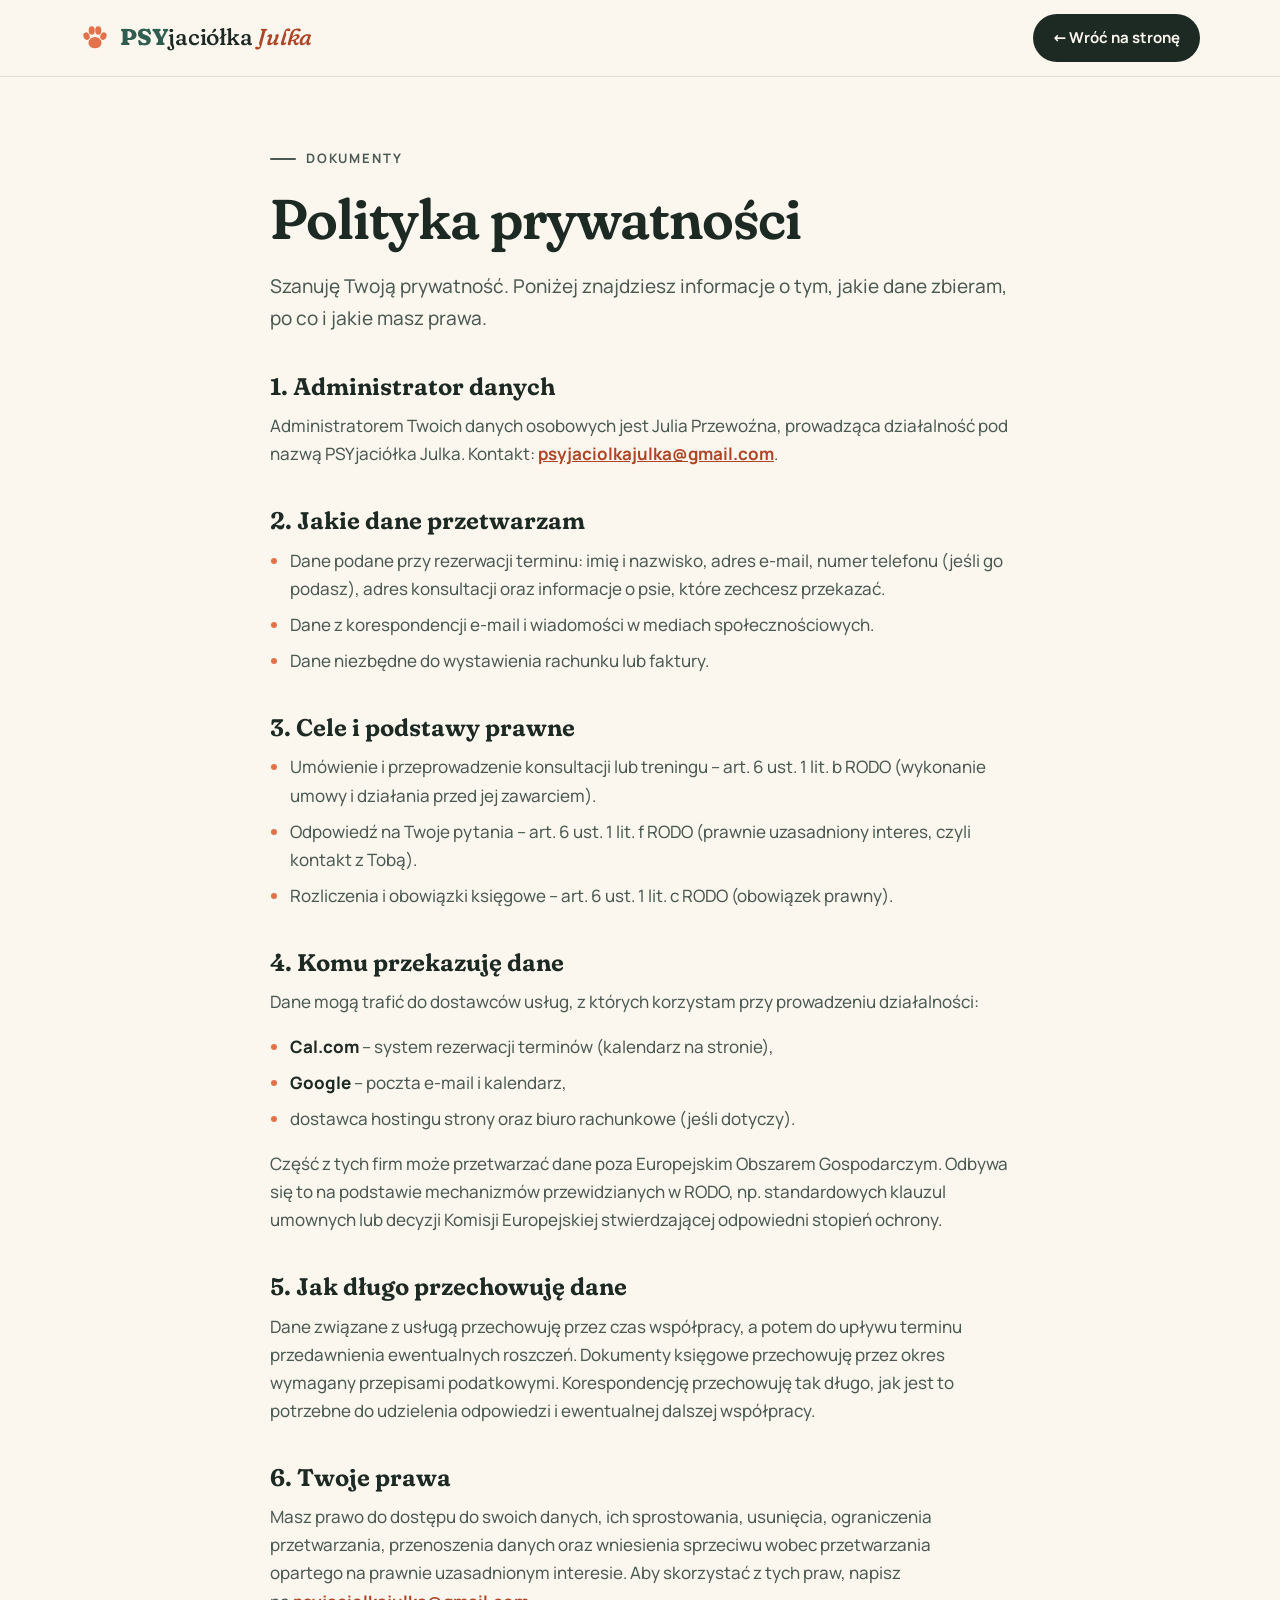
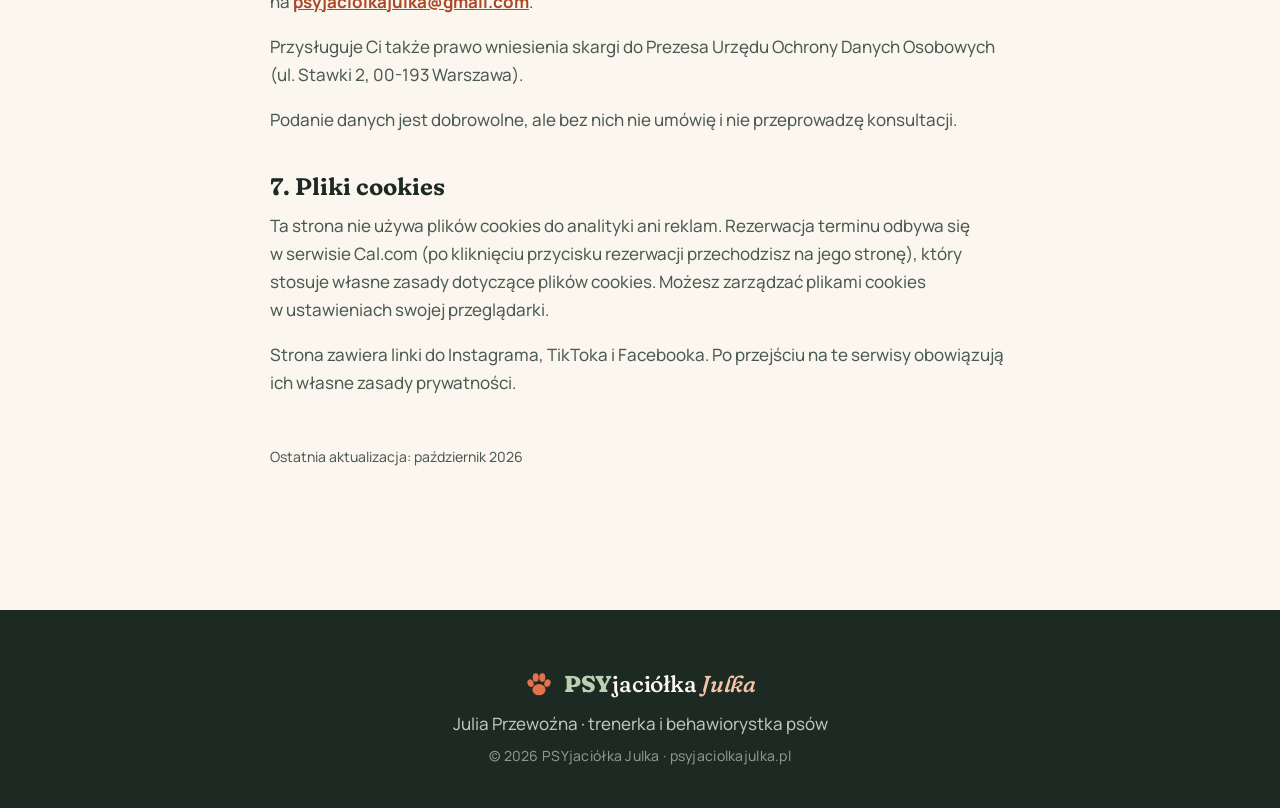
<file: polityka-prywatnosci.html>
<!DOCTYPE html>
<html lang="pl">
<head>
  <meta charset="utf-8">
  <meta name="viewport" content="width=device-width, initial-scale=1, viewport-fit=cover">
  <title>Polityka prywatności&nbsp;– PSYjaciółka Julka</title>
  <meta name="description" content="Polityka prywatności strony psyjaciolkajulka.pl – jak przetwarzane są dane osobowe przy rezerwacji konsultacji i kontakcie.">
  <meta name="robots" content="noindex, follow">
  <meta name="theme-color" content="#2f5d50">
  <link rel="canonical" href="https://psyjaciolkajulka.pl/polityka-prywatnosci.html">
  <link rel="icon" href="assets/favicon.svg" type="image/svg+xml">
  <link rel="apple-touch-icon" href="assets/apple-touch-icon.png">
  <link rel="preload" href="assets/fonts/fraunces-normal-latin.woff2" as="font" type="font/woff2" crossorigin>
  <link rel="preload" href="assets/fonts/manrope-normal-latin.woff2" as="font" type="font/woff2" crossorigin>
  <link rel="stylesheet" href="assets/fonts/fonts.css">
  <link rel="stylesheet" href="styles.css">
</head>
<body class="page-legal">
  <!--
    WZÓR DO WERYFIKACJI: przed publikacją uzupełnij dane administratora
    (pełna nazwa działalności, adres, ewentualnie NIP) i sprawdź treść z księgową lub prawnikiem.
  -->
  <header class="nav is-scrolled">
    <div class="wrap nav__inner">
      <a class="logo" href="./" aria-label="PSYjaciółka Julka – strona główna">
        <svg class="logo__paw" viewBox="0 0 64 64" aria-hidden="true"><use href="#i-paw"/></svg>
        <span><b>PSY</b>jaciółka <em>Julka</em></span>
      </a>
      <a class="btn btn--small btn--ink legal__back" href="./">← Wróć na stronę</a>
    </div>
  </header>

  <main class="legal wrap">
    <p class="eyebrow">Dokumenty</p>
    <h1 class="h2">Polityka prywatności</h1>
    <p class="legal__lead">Szanuję Twoją prywatność. Poniżej znajdziesz informacje o&nbsp;tym, jakie dane zbieram, po co i&nbsp;jakie masz prawa.</p>

    <h2>1. Administrator danych</h2>
    <p>Administratorem Twoich danych osobowych jest Julia Przewoźna, prowadząca działalność pod nazwą PSYjaciółka Julka. Kontakt: <a href="mailto:psyjaciolkajulka@gmail.com">psyjaciolkajulka@gmail.com</a>.</p>

    <h2>2. Jakie dane przetwarzam</h2>
    <ul>
      <li>Dane podane przy rezerwacji terminu: imię i&nbsp;nazwisko, adres e-mail, numer telefonu (jeśli go podasz), adres konsultacji oraz informacje o&nbsp;psie, które zechcesz przekazać.</li>
      <li>Dane z&nbsp;korespondencji e-mail i&nbsp;wiadomości w&nbsp;mediach społecznościowych.</li>
      <li>Dane niezbędne do wystawienia rachunku lub faktury.</li>
    </ul>

    <h2>3. Cele i&nbsp;podstawy prawne</h2>
    <ul>
      <li>Umówienie i&nbsp;przeprowadzenie konsultacji lub treningu&nbsp;– art. 6 ust. 1 lit. b RODO (wykonanie umowy i&nbsp;działania przed jej zawarciem).</li>
      <li>Odpowiedź na Twoje pytania&nbsp;– art. 6 ust. 1 lit. f RODO (prawnie uzasadniony interes, czyli kontakt z&nbsp;Tobą).</li>
      <li>Rozliczenia i&nbsp;obowiązki księgowe&nbsp;– art. 6 ust. 1 lit. c RODO (obowiązek prawny).</li>
    </ul>

    <h2>4. Komu przekazuję dane</h2>
    <p>Dane mogą trafić do dostawców usług, z&nbsp;których korzystam przy prowadzeniu działalności:</p>
    <ul>
      <li><b>Cal.com</b> – system rezerwacji terminów (kalendarz na stronie),</li>
      <li><b>Google</b> – poczta e-mail i&nbsp;kalendarz,</li>
      <li>dostawca hostingu strony oraz biuro rachunkowe (jeśli dotyczy).</li>
    </ul>
    <p>Część z&nbsp;tych firm może przetwarzać dane poza Europejskim Obszarem Gospodarczym. Odbywa się to na podstawie mechanizmów przewidzianych w&nbsp;RODO, np. standardowych klauzul umownych lub decyzji Komisji Europejskiej stwierdzającej odpowiedni stopień ochrony.</p>

    <h2>5. Jak długo przechowuję dane</h2>
    <p>Dane związane z&nbsp;usługą przechowuję przez czas współpracy, a&nbsp;potem do upływu terminu przedawnienia ewentualnych roszczeń. Dokumenty księgowe przechowuję przez okres wymagany przepisami podatkowymi. Korespondencję przechowuję tak długo, jak jest to potrzebne do udzielenia odpowiedzi i&nbsp;ewentualnej dalszej współpracy.</p>

    <h2>6. Twoje prawa</h2>
    <p>Masz prawo do dostępu do swoich danych, ich sprostowania, usunięcia, ograniczenia przetwarzania, przenoszenia danych oraz wniesienia sprzeciwu wobec przetwarzania opartego na prawnie uzasadnionym interesie. Aby skorzystać z&nbsp;tych praw, napisz na <a href="mailto:psyjaciolkajulka@gmail.com">psyjaciolkajulka@gmail.com</a>.</p>
    <p>Przysługuje Ci także prawo wniesienia skargi do Prezesa Urzędu Ochrony Danych Osobowych (ul. Stawki 2, 00-193 Warszawa).</p>
    <p>Podanie danych jest dobrowolne, ale bez nich nie umówię i&nbsp;nie przeprowadzę konsultacji.</p>

    <h2>7. Pliki cookies</h2>
    <p>Ta strona nie używa plików cookies do analityki ani reklam. Rezerwacja terminu odbywa się w&nbsp;serwisie Cal.com (po kliknięciu przycisku rezerwacji przechodzisz na jego stronę), który stosuje własne zasady dotyczące plików cookies. Możesz zarządzać plikami cookies w&nbsp;ustawieniach swojej przeglądarki.</p>
    <p>Strona zawiera linki do Instagrama, TikToka i&nbsp;Facebooka. Po przejściu na te serwisy obowiązują ich własne zasady prywatności.</p>

    <p class="legal__updated">Ostatnia aktualizacja: październik 2026</p>
  </main>

  <footer class="footer">
    <div class="wrap footer__inner">
      <a class="logo logo--light" href="./">
        <svg class="logo__paw" viewBox="0 0 64 64" aria-hidden="true"><use href="#i-paw"/></svg>
        <span><b>PSY</b>jaciółka <em>Julka</em></span>
      </a>
      <p>Julia Przewoźna · trenerka i&nbsp;behawiorystka psów</p>
      <p class="footer__small">© 2026 PSYjaciółka Julka · psyjaciolkajulka.pl</p>
    </div>
  </footer>

  <svg width="0" height="0" style="position:absolute" aria-hidden="true">
    <symbol id="i-paw" viewBox="0 0 64 64"><ellipse cx="32" cy="42" rx="14" ry="12"/><ellipse cx="14" cy="28" rx="6.5" ry="8.5" transform="rotate(-20 14 28)"/><ellipse cx="25" cy="16" rx="6.5" ry="9"/><ellipse cx="39" cy="16" rx="6.5" ry="9"/><ellipse cx="50" cy="28" rx="6.5" ry="8.5" transform="rotate(20 50 28)"/></symbol>
  </svg>
</body>
</html>
</file>
<file: assets/fonts/fonts.css>
/* Fonty hostowane lokalnie (Fraunces, Manrope – SIL Open Font License) */
/* Fraunces italic – latin-ext */
@font-face {
  font-family: 'Fraunces';
  font-style: italic;
  font-weight: 400 700;
  font-display: swap;
  src: url('fraunces-italic-latin-ext.woff2') format('woff2');
  unicode-range: U+0100-02BA, U+02BD-02C5, U+02C7-02CC, U+02CE-02D7, U+02DD-02FF, U+0304, U+0308, U+0329, U+1D00-1DBF, U+1E00-1E9F, U+1EF2-1EFF, U+2020, U+20A0-20AB, U+20AD-20C0, U+2113, U+2C60-2C7F, U+A720-A7FF;
}

/* Fraunces italic – latin */
@font-face {
  font-family: 'Fraunces';
  font-style: italic;
  font-weight: 400 700;
  font-display: swap;
  src: url('fraunces-italic-latin.woff2') format('woff2');
  unicode-range: U+0000-00FF, U+0131, U+0152-0153, U+02BB-02BC, U+02C6, U+02DA, U+02DC, U+0304, U+0308, U+0329, U+2000-206F, U+20AC, U+2122, U+2191, U+2193, U+2212, U+2215, U+FEFF, U+FFFD;
}

/* Fraunces normal – latin-ext */
@font-face {
  font-family: 'Fraunces';
  font-style: normal;
  font-weight: 400 800;
  font-display: swap;
  src: url('fraunces-normal-latin-ext.woff2') format('woff2');
  unicode-range: U+0100-02BA, U+02BD-02C5, U+02C7-02CC, U+02CE-02D7, U+02DD-02FF, U+0304, U+0308, U+0329, U+1D00-1DBF, U+1E00-1E9F, U+1EF2-1EFF, U+2020, U+20A0-20AB, U+20AD-20C0, U+2113, U+2C60-2C7F, U+A720-A7FF;
}

/* Fraunces normal – latin */
@font-face {
  font-family: 'Fraunces';
  font-style: normal;
  font-weight: 400 800;
  font-display: swap;
  src: url('fraunces-normal-latin.woff2') format('woff2');
  unicode-range: U+0000-00FF, U+0131, U+0152-0153, U+02BB-02BC, U+02C6, U+02DA, U+02DC, U+0304, U+0308, U+0329, U+2000-206F, U+20AC, U+2122, U+2191, U+2193, U+2212, U+2215, U+FEFF, U+FFFD;
}

/* Manrope normal – latin-ext */
@font-face {
  font-family: 'Manrope';
  font-style: normal;
  font-weight: 400 800;
  font-display: swap;
  src: url('manrope-normal-latin-ext.woff2') format('woff2');
  unicode-range: U+0100-02BA, U+02BD-02C5, U+02C7-02CC, U+02CE-02D7, U+02DD-02FF, U+0304, U+0308, U+0329, U+1D00-1DBF, U+1E00-1E9F, U+1EF2-1EFF, U+2020, U+20A0-20AB, U+20AD-20C0, U+2113, U+2C60-2C7F, U+A720-A7FF;
}

/* Manrope normal – latin */
@font-face {
  font-family: 'Manrope';
  font-style: normal;
  font-weight: 400 800;
  font-display: swap;
  src: url('manrope-normal-latin.woff2') format('woff2');
  unicode-range: U+0000-00FF, U+0131, U+0152-0153, U+02BB-02BC, U+02C6, U+02DA, U+02DC, U+0304, U+0308, U+0329, U+2000-206F, U+20AC, U+2122, U+2191, U+2193, U+2212, U+2215, U+FEFF, U+FFFD;
}
</file>
<file: styles.css>
/* =========================================================
   PSYjaciółka Julka – psyjaciolkajulka.pl
   ========================================================= */

:root {
  --cream: #fbf6ee;
  --cream-2: #f4ecdf;
  --paper: #fffdf9;
  --ink: #1d2a24;
  --ink-soft: #4a5a52;
  --forest: #2f5d50;
  --forest-deep: #1f4238;
  --sage: #b9d1b1;
  --peach: #f6c3a6;
  --accent: #c2532d;          /* przyciski, tła z białym tekstem – kontrast 4.6:1 */
  --accent-hover: #a8442a;
  --accent-bright: #e2724c;   /* tylko dekoracje */
  --accent-deep: #ad4626;     /* tekst akcentowy na jasnym tle – 5.3:1 */
  --butter: #f4d98d;
  --line: rgba(29, 42, 36, .12);

  --radius: 22px;
  --radius-lg: 36px;
  --shadow: 0 1px 2px rgba(29,42,36,.06), 0 12px 32px -12px rgba(29,42,36,.22);
  --shadow-lg: 0 30px 60px -30px rgba(29,42,36,.45);

  --font-display: "Fraunces", Georgia, "Times New Roman", serif;
  --font-body: "Manrope", system-ui, -apple-system, "Segoe UI", Roboto, sans-serif;

  --ease-out: cubic-bezier(0.23, 1, 0.32, 1);
  --ease-in-out: cubic-bezier(0.77, 0, 0.175, 1);
  --ease-pop: cubic-bezier(.3, 1.5, .5, 1);

  --wrap: 1200px;
  --gutter: clamp(16px, 4vw, 40px);
  --section: clamp(72px, 10vw, 136px);
}

*,
*::before,
*::after { box-sizing: border-box; }

html { scroll-behavior: smooth; scroll-padding-top: 88px; -webkit-text-size-adjust: 100%; -webkit-tap-highlight-color: transparent; }
button, a, [role="button"], [role="tab"], [role="radio"], label { touch-action: manipulation; }
button, .btn, [role="tab"], [role="radio"], .chip, .sticker, .tip__tag, .card__badge, .fab { -webkit-user-select: none; user-select: none; }

body {
  margin: 0;
  font-family: var(--font-body);
  font-size: 1.0625rem;
  font-weight: 450;
  line-height: 1.65;
  color: var(--ink);
  background: var(--cream);
  -webkit-font-smoothing: antialiased;
  overflow-x: hidden;
}

main { overflow-x: clip; }
img { max-width: 100%; display: block; }
a { color: inherit; }
button { font: inherit; color: inherit; }
h1, h2, h3, h4 { margin: 0; line-height: 1.1; text-wrap: balance; }
p { margin: 0 0 1em; text-wrap: pretty; }
strong, b { font-weight: 750; }

:focus-visible { outline: 3px solid var(--accent-bright); outline-offset: 3px; border-radius: 8px; }

.skip {
  position: absolute; left: 16px; top: -60px; z-index: 100;
  background: var(--ink); color: var(--cream); padding: 10px 16px; border-radius: 10px;
}
.skip:focus { top: 16px; }

.wrap { width: 100%; max-width: var(--wrap); margin: 0 auto; padding: 0 var(--gutter); }

.eyebrow {
  display: inline-flex; align-items: center; gap: 10px;
  font-size: 0.8125rem; font-weight: 700; letter-spacing: .14em; text-transform: uppercase;
  color: var(--forest); margin-bottom: 18px;
}
.eyebrow::before { content: ""; width: 26px; height: 2px; background: currentColor; border-radius: 2px; }

.h2 {
  font-family: var(--font-display);
  font-variation-settings: "SOFT" 100;
  font-weight: 600;
  font-size: clamp(2.125rem, 5vw, 3.625rem);
  letter-spacing: -.02em;
  margin-bottom: 22px;
}
.h2 em, .h3 em { font-style: italic; font-weight: 500; color: var(--accent-deep); }
.h3 {
  font-family: var(--font-display); font-variation-settings: "SOFT" 100;
  font-weight: 600; font-size: clamp(1.5rem, 3vw, 2rem); margin: 72px 0 28px;
}

.section { padding: var(--section) 0; position: relative; }
.section__head { max-width: 760px; margin-bottom: 56px; }
.section__lead { font-size: 1.1875rem; color: var(--ink-soft); }

/* ---------- Buttons ---------- */
.btn {
  --bg: var(--ink); --fg: var(--cream);
  display: inline-flex; align-items: center; justify-content: center; gap: 10px;
  padding: 14px 24px; border-radius: 999px; border: 2px solid transparent;
  background: var(--bg); color: var(--fg);
  font-weight: 700; font-size: 1rem; text-decoration: none; cursor: pointer;
  transition: transform 160ms var(--ease-out), box-shadow 200ms ease, background-color 200ms ease, color 200ms ease, border-color 200ms ease;
  white-space: nowrap;
}
.btn svg { width: 20px; height: 20px; }
.btn:active { transform: scale(.97); }
.btn--accent { --bg: var(--accent); --fg: #fff; }

.btn--ink { --bg: var(--ink); --fg: var(--cream); }
.btn--ghost { --bg: transparent; --fg: var(--ink); border-color: var(--ink); }

.btn--ghost-light { --bg: transparent; --fg: var(--cream); border-color: rgba(251,246,238,.6); }

.btn--big { padding: 18px 30px; font-size: 1.0625rem; }
.btn--small { padding: 10px 18px; font-size: 0.9375rem; }

/* ---------- Nav ---------- */
.nav {
  position: fixed; inset: 0 0 auto; z-index: 50;
  transition: background .3s ease, box-shadow .3s ease, backdrop-filter .3s;
}
.nav.is-scrolled {
  background: rgba(251, 246, 238, .94);
  backdrop-filter: saturate(1.4) blur(14px);
  -webkit-backdrop-filter: saturate(1.4) blur(14px);
  box-shadow: 0 1px 0 var(--line);
}
.nav__inner { display: flex; align-items: center; gap: 28px; height: 76px; }
.logo {
  display: inline-flex; align-items: center; gap: 10px; text-decoration: none;
  font-family: var(--font-display); font-variation-settings: "SOFT" 100;
  font-size: 1.4375rem; font-weight: 500; letter-spacing: -.01em; white-space: nowrap;
}
.logo b { font-weight: 800; color: var(--forest); }
.logo em { font-style: italic; color: var(--accent-deep); }
.logo__paw { width: 30px; height: 30px; fill: var(--accent-bright); transition: transform 300ms var(--ease-pop); }
.logo--light b { color: var(--sage); }
.logo--light em { color: var(--peach); }

.nav__links { display: flex; gap: 26px; margin-left: auto; }
.nav__links a {
  text-decoration: none; font-weight: 650; font-size: 0.9375rem; color: var(--ink-soft);
  position: relative; padding: 6px 0;
}
.nav__links a::after {
  content: ""; position: absolute; left: 0; right: 0; bottom: 0; height: 2px; border-radius: 2px;
  background: var(--accent); transform: scaleX(0); transform-origin: left; transition: transform 220ms var(--ease-out);
}
.nav__links a.is-active { color: var(--ink); }
.nav__links a.is-active::after { transform: scaleX(1); }

.nav__burger {
  display: none; margin-left: auto; width: 46px; height: 46px; border-radius: 50%;
  border: 0; background: var(--ink); cursor: pointer; position: relative;
}
.nav__burger span {
  position: absolute; left: 14px; right: 14px; height: 2px; background: var(--cream); border-radius: 2px;
  top: 22px; transition: transform 240ms var(--ease-out);
}
.nav__burger span:first-child { transform: translateY(-3.5px); }
.nav__burger span:last-child { transform: translateY(3.5px); }
.nav__burger[aria-expanded="true"] span:first-child { transform: rotate(45deg); }
.nav__burger[aria-expanded="true"] span:last-child { transform: rotate(-45deg); }
.nav__burger:active { transform: scale(.94); }
.nav__burger { transition: transform 160ms var(--ease-out); }

.mobile-menu {
  display: flex; flex-direction: column; gap: 4px;
  height: calc(100svh - 76px); overflow-y: auto; overscroll-behavior: contain;
  padding: 8px var(--gutter) 24px; background: var(--cream);
  border-bottom: 1px solid var(--line);
}
.mobile-menu {
  transition: opacity 240ms var(--ease-out), transform 240ms var(--ease-out), display 240ms allow-discrete;
}
.mobile-menu[hidden] { display: none; opacity: 0; transform: translateY(-8px); transition-duration: 150ms; }
@starting-style { .mobile-menu { opacity: 0; transform: translateY(-8px); } }
.mobile-menu:not([hidden]) > * { animation: menuItemIn 260ms var(--ease-out) both; }
.mobile-menu > :nth-child(2) { animation-delay: 30ms; }
.mobile-menu > :nth-child(3) { animation-delay: 60ms; }
.mobile-menu > :nth-child(4) { animation-delay: 90ms; }
.mobile-menu > :nth-child(5) { animation-delay: 120ms; }
.mobile-menu > :nth-child(6) { animation-delay: 150ms; }
.mobile-menu > :nth-child(7) { animation-delay: 180ms; }
@keyframes menuItemIn { from { opacity: 0; transform: translateY(6px); } }
body.menu-open { overflow: hidden; }
.mobile-menu a:not(.btn) {
  text-decoration: none; font-family: var(--font-display); font-size: 1.625rem; padding: 8px 0;
  border-bottom: 1px solid var(--line);
}
.mobile-menu .btn { margin-top: 16px; }

/* ---------- Hero ---------- */
.hero {
  position: relative; min-height: 100svh; display: flex; align-items: center;
  padding: 120px 0 72px; overflow: hidden;
  background:
    radial-gradient(60% 60% at 85% 30%, rgba(246,195,166,.55), transparent 70%),
    radial-gradient(50% 50% at 0% 100%, rgba(185,209,177,.5), transparent 70%),
    var(--cream);
}
.hero__trail { position: absolute; inset: 0; pointer-events: none; z-index: 1; }
.hero__trail svg {
  position: absolute; width: 22px; height: 22px; fill: var(--forest); opacity: .22;
  animation: pawFade 1.6s ease forwards;
}
@keyframes pawFade { 0% { opacity: 0; transform: scale(.4) rotate(var(--r)); } 15% { opacity: .28; transform: scale(1) rotate(var(--r)); } 100% { opacity: 0; transform: scale(1) rotate(var(--r)); } }

.hero__grid {
  position: relative; z-index: 2;
  display: grid; grid-template-columns: 1.1fr .9fr; gap: 48px; align-items: center;
}
.hero__title {
  font-family: var(--font-display); font-variation-settings: "SOFT" 100, "WONK" 1;
  font-weight: 600; font-size: clamp(2.625rem, 6.6vw, 5.375rem); letter-spacing: -.03em; line-height: 1.02;
  margin-bottom: 28px;
}
.hero__pair { display: flex; width: max-content; max-width: 100%; align-items: center; flex-wrap: nowrap; gap: 4px; margin-top: 12px; font-size: .84em; white-space: nowrap; }
.chip {
  display: inline-block; padding: .02em .36em .1em; border-radius: .4em;
  font-style: italic; font-weight: 500;
}
.chip--dog { background: var(--sage); color: var(--forest-deep); transform: rotate(-2deg); }
.chip--human { background: var(--peach); color: var(--accent-hover); transform: rotate(1.5deg); }
.hero__link { width: .8em; height: .3em; flex: none; fill: none; stroke: var(--ink); stroke-width: 3; stroke-linecap: round; stroke-dasharray: 4 7; }
.hero__lead { font-size: clamp(1.125rem, 1.6vw, 1.3125rem); color: var(--ink-soft); max-width: 560px; margin-bottom: 34px; }
.hero__lead strong { color: var(--ink); }
.hero__actions { display: flex; flex-wrap: wrap; gap: 14px; margin-bottom: 44px; }
.hero__facts {
  list-style: none; margin: 0; padding: 22px 0 0; border-top: 1px solid var(--line);
  display: grid; grid-template-columns: repeat(3, auto); gap: 20px clamp(18px, 2.4vw, 32px); justify-content: start;
}
.hero__facts b {
  display: block; font-family: var(--font-display); font-variation-settings: "SOFT" 100;
  font-size: clamp(1.5rem, 2.3vw, 1.875rem); font-weight: 700; color: var(--forest); line-height: 1.1; white-space: nowrap;
}
.hero__facts span { display: block; font-size: 0.875rem; line-height: 1.4; margin-top: 4px; color: var(--ink-soft); }

.hero__art { position: relative; aspect-ratio: 1 / 1.02; max-width: 520px; justify-self: end; width: 100%; }
.hero__blob {
  position: absolute; inset: 6% 2% 4% 6%;
  background: var(--forest);
  border-radius: 46% 54% 42% 58% / 52% 44% 56% 48%;
  animation: blob 14s ease-in-out infinite;
  box-shadow: var(--shadow-lg);
}
.hero__blob::after {
  content: ""; position: absolute; inset: 0; border-radius: inherit; opacity: .12;
  background-image: radial-gradient(var(--cream) 1.6px, transparent 1.8px);
  background-size: 22px 22px;
}
@keyframes blob {
  0%, 100% { border-radius: 46% 54% 42% 58% / 52% 44% 56% 48%; }
  50% { border-radius: 56% 44% 52% 48% / 44% 56% 46% 54%; }
}

/* the dog – biszkoptowy labrador z linii użytkowej */
.dog { --coat: #efd49c; --coat-2: #e8c886; --muzzle: #f6e5bf; --paw: #f3dfb0; --dark: #c49553; --nose: #2a201b; --eye: #2f1d12; }
.dog { position: absolute; inset: 4% 4% 0; width: 92%; height: auto; overflow: visible; }
.dog__shadow { fill: rgba(0,0,0,.18); }
.dog__body, .dog__leg, .dog__skull, .dog__neck { fill: var(--coat); }
.dog__haunch { fill: var(--coat-2); }
.dog__leg--back { fill: var(--coat); }
.dog__leg-gap { fill: none; stroke: #9a5f1c; stroke-width: 3.5; stroke-linecap: round; opacity: .18; }
.dog__paw--back { fill: #ecd5a2; }
.dog__toes { fill: none; stroke: #cfa766; stroke-width: 2.4; stroke-linecap: round; }
.dog__muzzle { fill: url(#dog-g-muzzle); }
.dog__ear path { fill: url(#dog-g-ear); }
.dog__ear--back path { fill: url(#dog-g-ear-far); }
.dog__shade { fill: url(#dog-g-shade); }
.dog__light { fill: url(#dog-g-light); }
.dog__light--soft { opacity: .45; }
.dog__brows { fill: none; stroke: var(--dark); stroke-width: 4; stroke-linecap: round; opacity: .85; }
.dog__ring { fill: none; stroke: var(--accent-deep); stroke-width: 3; }
.dog__tail-fill { fill: var(--coat-2); }
.dog__shine--small { opacity: .8; }
.dog__nose { fill: var(--nose); }
.dog__eyes circle { fill: var(--eye); }
.dog__eyes .dog__shine { fill: #fff; }
.dog__pupils { transform-box: view-box; will-change: transform; }
.dog__paw { fill: var(--paw); }
.dog__blush { fill: #f2a48c; opacity: .45; }
.hero__art { cursor: pointer; -webkit-tap-highlight-color: transparent; -webkit-touch-callout: none; -webkit-user-select: none; user-select: none; }
.hero__art:active .dog { transform: scale(.98); }
.dog { transition: transform 160ms var(--ease-out); }
.bark {
  position: absolute; left: 3%; top: 36%; z-index: 3;
  background: var(--ink); color: var(--cream); font-family: var(--font-display); font-style: italic; font-weight: 600;
  font-size: 1.375rem; padding: 10px 18px; border-radius: 20px 20px 4px 20px; box-shadow: var(--shadow);
  opacity: 0; transform: translateY(6px) scale(.92); transform-origin: bottom right; transition: opacity 200ms var(--ease-out), transform 260ms var(--ease-pop);
  pointer-events: none; white-space: nowrap;
}
.bark.is-on { opacity: 1; transform: none; }
.bark:not(.is-on) { transition-duration: 150ms; }
.dog__mouth { fill: none; stroke: var(--ink); stroke-width: 3.5; stroke-linecap: round; }
.dog__tongue path { fill: #ef8f86; }
.dog__tongue .dog__tongue-line { fill: none; stroke: #d9706a; stroke-width: 2; stroke-linecap: round; }
.dog__nose-shine { fill: #fff; opacity: .35; }
.dog__lick { fill: #ef8f86; opacity: 0; transform-box: view-box; transform-origin: 190px 211px; }
.dog__collar { fill: none; stroke: var(--accent); stroke-width: 15; stroke-linecap: round; }
.dog__tag { fill: var(--peach); stroke: var(--accent-deep); stroke-width: 3; }
.dog__tail { transform-origin: 290px 336px; transform-box: view-box; animation: wag 520ms ease-in-out infinite alternate; }
/* końcówka ogona spóźnia się o ćwierć ruchu – efekt bicza (follow-through) */
.dog__tail-tip { transform-origin: 340px 285px; transform-box: view-box; animation: wagTip 520ms ease-in-out 120ms infinite alternate; }
@keyframes wagTip { from { transform: rotate(-12deg); } to { transform: rotate(14deg); } }
.hero__art.is-excited .dog__tail, .hero__art.is-excited .dog__tail-tip,
.hero__art.is-petting .dog__tail, .hero__art.is-petting .dog__tail-tip { animation-duration: 230ms; }
.hero__art.is-sleepy .dog__tail, .hero__art.is-sleepy .dog__tail-tip { animation-duration: 1800ms; }

/* oddech: całe ciało lekko „rośnie” od podłogi */
.dog__jump, .dog__breathe { transform-box: view-box; transform-origin: 208px 388px; }
.dog__breathe { animation: breathe 3600ms ease-in-out infinite; }
@keyframes breathe { 0%, 100% { transform: scale(1, 1); } 50% { transform: scale(1.006, 1.016); } }
.hero__art.is-sleepy .dog__breathe { animation-duration: 5200ms; }
.dog__shadow { transform-box: fill-box; transform-origin: center; }

.dog__ear-flop--front { transform-origin: 156px 94px; transform-box: view-box; }
.dog__ear-flop--back { transform-origin: 224px 94px; transform-box: view-box; }
.dog__ear--back { transform-origin: 224px 94px; transform-box: view-box; }

/* sen po dłuższej bezczynności */
.dog__lids { fill: none; stroke: var(--ink); stroke-width: 3.5; stroke-linecap: round; opacity: 0; transition: opacity 250ms ease; }
.dog__pupils, .dog__tongue path { transition: opacity 250ms ease; }
.hero__art.is-sleepy .dog__pupils { opacity: 0; }
.hero__art.is-sleepy .dog__lids { opacity: 1; }
.hero__art.is-sleepy .dog__tongue path { opacity: 0; }
.dog__zzz text { font-family: var(--font-display); font-weight: 700; font-size: 26px; fill: var(--cream); opacity: 0; transform-box: fill-box; transform-origin: center; }
.dog__zzz text:nth-child(2) { font-size: 32px; }
.dog__zzz text:nth-child(3) { font-size: 40px; }
.hero__art.is-sleepy .dog__zzz text { animation: zzz 3s var(--ease-out) infinite; }
.hero__art.is-sleepy .dog__zzz text:nth-child(2) { animation-delay: 1s; }
.hero__art.is-sleepy .dog__zzz text:nth-child(3) { animation-delay: 2s; }
@keyframes zzz { 0% { opacity: 0; transform: translate(-4px, 8px) scale(.9); } 30% { opacity: .95; } 70% { opacity: .95; } 100% { opacity: 0; transform: translate(8px, -14px) scale(1.05); } }

/* mimika: radość (głaskanie, „Hau!”), uwaga, serduszka */
.dog__happy { fill: none; stroke: var(--ink); stroke-width: 4; stroke-linecap: round; opacity: 0; transition: opacity 120ms ease; }
.hero__art.is-happy .dog__pupils { opacity: 0; transition-duration: 120ms; }
.hero__art.is-happy .dog__happy { opacity: 1; }
.dog__brows { transform-box: view-box; transition: transform 260ms var(--ease-out); }
.hero__art.is-attentive .dog__brows { transform: translateY(-2.5px); }
.hero__art.is-happy .dog__brows { transform: translateY(-4px); }
.dog__blush { transition: opacity 250ms ease; }
.hero__art.is-happy .dog__blush { opacity: .95; }
.dog__hearts path { fill: #ef8f86; opacity: 0; transform-box: fill-box; transform-origin: center; }
.hero__art.is-petting .dog__hearts path { animation: heartUp 1500ms var(--ease-out) infinite; }
.hero__art.is-petting .dog__hearts g:nth-child(2) path { animation-delay: 450ms; }
.hero__art.is-petting .dog__hearts g:nth-child(3) path { animation-delay: 900ms; }
@keyframes heartUp { 0% { opacity: 0; transform: translateY(4px) scale(.7); } 20% { opacity: 1; } 100% { opacity: 0; transform: translateY(-16px) scale(1.1); } }
.hero__art.is-petting { cursor: grab; }

/* poza ekranem nic się nie rusza */
.hero__art.is-paused, .hero__art.is-paused * { animation-play-state: paused !important; }
@keyframes wag { from { transform: rotate(-14deg); } to { transform: rotate(16deg); } }
.dog__eyes { transform-origin: 190px 148px; transform-box: view-box; }
.dog__head { transform-origin: 190px 224px; transform-box: view-box; will-change: transform; }
.dog__ear--front { transform-origin: 156px 94px; transform-box: view-box; animation: ear 6s ease-in-out infinite; }
@keyframes ear { 0%, 80%, 100% { transform: rotate(0); } 86% { transform: rotate(8deg); } 92% { transform: rotate(-3deg); } }
.dog__tongue { transform-origin: 190px 214px; transform-box: view-box; animation: pant .9s ease-in-out infinite alternate; }
@keyframes pant { from { transform: scaleY(.85); } to { transform: scaleY(1.1); } }

.sticker {
  position: absolute; display: inline-flex; align-items: center; gap: 8px;
  padding: 10px 16px; border-radius: 999px; background: var(--paper);
  font-weight: 700; font-size: 0.875rem; box-shadow: var(--shadow); white-space: nowrap;
  animation: float 6s ease-in-out infinite;
}
.sticker svg { width: 18px; height: 18px; color: var(--accent-bright); }
.sticker--a { top: 8%; left: -4%; transform: rotate(-4deg); }
.sticker--b { bottom: 18%; right: -6%; animation-delay: -2s; }
.sticker--c { bottom: 2%; left: 4%; animation-delay: -4s; }
@keyframes float { 0%, 100% { translate: 0 0; } 50% { translate: 0 -10px; } }

/* ---------- Marquee ---------- */
.marquee {
  background: var(--ink); color: var(--cream); overflow: hidden; padding: 20px 0;
  transform: rotate(-1.2deg); margin: -10px -20px 0; position: relative; z-index: 3;
}
.marquee__track { display: flex; align-items: center; gap: 28px; width: max-content; animation: marquee 38s linear infinite; }
.marquee span { font-family: var(--font-display); font-style: italic; font-size: clamp(1.25rem, 2.4vw, 1.75rem); white-space: nowrap; }
.marquee i {
  width: 22px; height: 22px; flex: none; background: var(--accent-bright);
  -webkit-mask: url("assets/favicon.svg") center / contain no-repeat; mask: url("assets/favicon.svg") center / contain no-repeat;
}
@keyframes marquee { to { transform: translateX(-50%); } }

/* ---------- Photo slots (z fallbackiem gdy brak zdjęcia) ---------- */
.photo { position: relative; overflow: hidden; background: var(--tone, var(--sage)); margin: 0; }
.photo img { width: 100%; height: 100%; object-fit: cover; transition: transform 500ms var(--ease-out); }
.photo.is-empty img { display: none; }
.photo.is-empty::before {
  content: ""; position: absolute; inset: 0;
  background:
    url("assets/paw-pattern.svg") center / 120px repeat,
    linear-gradient(160deg, rgba(255,255,255,.35), transparent 60%);
  opacity: .9;
}
.photo.is-empty::after {
  content: attr(data-fallback);
  position: absolute; inset: auto 18px 18px 18px;
  font-family: var(--font-display); font-style: italic; font-weight: 600;
  font-size: clamp(1.25rem, 2.2vw, 1.625rem); line-height: 1.15; color: var(--ink);
}

/* ---------- About ---------- */
.about__grid { display: grid; grid-template-columns: .85fr 1.15fr; gap: clamp(40px, 7vw, 96px); align-items: center; }
.photo--arch {
  aspect-ratio: 4 / 5; border-radius: 999px 999px var(--radius-lg) var(--radius-lg);
  box-shadow: var(--shadow-lg); --tone: var(--peach);
}
.photo--arch.is-empty::after { content: none; }
.photo__badge { display: none; }
.photo.is-empty .photo__badge {
  display: block; position: absolute; left: 50%; top: 46%; width: 66%; translate: -50% -50%;
  overflow: visible;
}
.photo__badge text { font-family: var(--font-body); font-weight: 800; font-size: 15px; letter-spacing: .12em; fill: var(--ink); text-transform: uppercase; }
.photo__badge .ring { transform-origin: 100px 100px; transform-box: view-box; animation: spin 26s linear infinite; }
.photo__badge .core { fill: var(--forest); }
.photo__badge .paw { fill: var(--butter); }
@keyframes spin { to { transform: rotate(360deg); } }
.photo--arch figcaption {
  position: absolute; left: 20px; bottom: 20px; z-index: 2;
  background: var(--paper); border-radius: 16px; padding: 10px 16px; box-shadow: var(--shadow);
  font-family: var(--font-display); font-weight: 600; font-size: 1.25rem; line-height: 1.2;
}
.photo--arch figcaption span { display: block; font-family: var(--font-body); font-size: 0.8125rem; font-weight: 600; color: var(--ink-soft); }

.about__copy > p { font-size: 1.125rem; color: var(--ink-soft); }
.about__copy strong { color: var(--ink); }
.values { list-style: none; padding: 0; margin: 34px 0 0; display: grid; gap: 14px; }
.value {
  display: flex; gap: 18px; align-items: flex-start;
  background: var(--paper); border: 1px solid var(--line); border-radius: var(--radius); padding: 20px 22px;
  transition: transform 250ms var(--ease-out), box-shadow 250ms ease;
}
.value__icon { flex: none; width: 46px; height: 46px; border-radius: 14px; display: grid; place-items: center; background: var(--sage); color: var(--forest-deep); }
.value:nth-child(2) .value__icon { background: var(--butter); }
.value:nth-child(3) .value__icon { background: var(--peach); color: var(--accent-deep); }
.value__icon svg { width: 22px; height: 22px; }
.value h3 { font-family: var(--font-display); font-size: 1.3125rem; margin-bottom: 4px; }
.value p { margin: 0; font-size: 0.9688rem; color: var(--ink-soft); }

/* ---------- Offer ---------- */
.offer { background: var(--cream-2); border-radius: var(--radius-lg) var(--radius-lg) 0 0; }
.cards { display: grid; grid-template-columns: repeat(4, 1fr); gap: 18px; }
.card {
  position: relative; display: grid; grid-row: span 5; grid-template-rows: subgrid; row-gap: 0; align-content: start;
  background: var(--paper); border-radius: var(--radius); padding: 28px 24px 24px;
  border: 1px solid var(--line);
  transition: transform 250ms var(--ease-out), box-shadow 250ms ease;
}
.card h3 { letter-spacing: -.01em; font-family: var(--font-display); font-variation-settings: "SOFT" 100; font-size: 1.4375rem; font-weight: 600; margin: 18px 0 10px; align-self: end; }
.card p { font-size: 0.9688rem; color: var(--ink-soft); }
.card__icon { width: 52px; height: 52px; border-radius: 16px; display: grid; place-items: center; background: var(--cream-2); color: var(--forest); }
.card__icon svg { width: 26px; height: 26px; fill: currentColor; }
.card__price { display: flex; align-items: baseline; gap: 10px; align-self: end; margin: 8px 0 18px; padding-top: 16px; border-top: 1px dashed var(--line); }
.card__price b { font-family: var(--font-display); font-size: 2.125rem; font-weight: 700; color: var(--ink); letter-spacing: -.02em; }
.card__price span { font-size: 0.875rem; color: var(--ink-soft); font-weight: 600; }
.card__btn { width: 100%; align-self: end; }
.card__badge {
  position: absolute; top: -13px; left: 22px; background: var(--accent); color: #fff;
  font-size: 0.75rem; font-weight: 800; letter-spacing: .06em; text-transform: uppercase;
  padding: 6px 12px; border-radius: 999px;
}
.card--featured { background: var(--forest); color: var(--cream); border-color: transparent; }
.card--featured p, .card--featured .card__price span { color: rgba(251,246,238,.78); }
.card--featured .card__price { border-color: rgba(251,246,238,.25); }
.card--featured .card__price b { color: var(--cream); }
.card--featured .card__icon { background: rgba(251,246,238,.12); color: var(--butter); }

.card--wide {
  grid-column: 1 / -1; grid-row: auto; grid-template-rows: none;
  display: grid; grid-template-columns: 1fr 1fr auto; gap: 36px; align-items: stretch;
  background: linear-gradient(120deg, var(--paper), #fff6ea);
}
.card--wide__col { display: flex; flex-direction: column; }
.card--wide__col h3 { margin-top: 16px; align-self: auto; }
.card--wide__cta { display: flex; flex-direction: column; justify-content: flex-end; min-width: 220px; }
.card--wide__cta .card__price { border-top: 0; padding-top: 0; flex-direction: column; align-items: flex-start; gap: 0; }

/* matcher */
.matcher {
  margin-top: 56px; display: grid; grid-template-columns: .8fr 1.4fr 1fr; gap: 32px;
  background: var(--ink); color: var(--cream); border-radius: var(--radius-lg); padding: clamp(28px, 4vw, 44px);
  position: relative; overflow: hidden;
}
.matcher::before {
  content: ""; position: absolute; left: -50px; bottom: -60px; width: 220px; height: 220px; opacity: .07;
  background: url("assets/favicon.svg") center / contain no-repeat; transform: rotate(-20deg);
}
.matcher__intro h3 { font-family: var(--font-display); font-size: 1.875rem; margin-bottom: 10px; }
.matcher__intro p { color: rgba(251,246,238,.75); }
.matcher fieldset { border: 0; padding: 0; margin: 0 0 18px; }
.matcher legend { font-weight: 800; font-size: 0.875rem; letter-spacing: .06em; text-transform: uppercase; color: var(--butter); margin-bottom: 10px; }
.matcher label { display: block; margin-bottom: 8px; cursor: pointer; }
.matcher input { position: absolute; opacity: 0; pointer-events: none; }
.matcher label span {
  display: block; padding: 11px 16px; border-radius: 14px; font-size: 0.9375rem; font-weight: 600;
  border: 1.5px solid rgba(251,246,238,.22); transition: background-color 180ms ease, border-color 180ms ease, color 180ms ease;
}
.matcher label:active span { transform: scale(.98); }
.matcher label span { transition-property: background-color, border-color, color, transform; }
.matcher input:checked + span { background: var(--cream); color: var(--ink); border-color: var(--cream); }
.matcher input:focus-visible + span { outline: 3px solid var(--accent); outline-offset: 2px; }
.matcher__result {
  background: rgba(251,246,238,.06); border: 1.5px dashed rgba(251,246,238,.25); border-radius: var(--radius);
  padding: 24px; display: flex; flex-direction: column; justify-content: center; position: relative;
}
.matcher__placeholder { color: rgba(251,246,238,.7); margin: 0; text-align: center; display: grid; justify-items: center; gap: 14px; }
.matcher__placeholder svg { width: 46px; height: 46px; fill: rgba(251,246,238,.22); animation: hop 2.4s ease-in-out infinite; }
@keyframes hop { 0%, 100% { transform: translateY(0) rotate(-10deg); } 50% { transform: translateY(-12px) rotate(10deg); } }
.matcher__result.is-ready { background: var(--accent); color: #fff; border: 0; transition: background-color 200ms ease; }
.matcher__result.is-ready > * { animation: popIn 260ms var(--ease-out) both; }
.matcher__result.is-ready > *:nth-child(2) { animation-delay: 40ms; }
.matcher__result.is-ready > *:nth-child(3) { animation-delay: 80ms; }
.matcher__result.is-ready > *:nth-child(4) { animation-delay: 120ms; }
@keyframes popIn { from { opacity: 0; transform: translateY(6px); } }
.matcher__result small { font-weight: 800; letter-spacing: .08em; text-transform: uppercase; font-size: 0.75rem; opacity: .85; }
.matcher__result h4 { font-family: var(--font-display); font-size: 1.625rem; margin: 6px 0 8px; }
.matcher__result p { font-size: 0.9375rem; margin-bottom: 16px; }
.matcher__result .btn { --bg: var(--ink); --fg: var(--cream); align-self: flex-start; }
@keyframes pop { from { transform: scale(.94); opacity: .4; } to { transform: scale(1); opacity: 1; } }

/* ---------- Process ---------- */
.steps { list-style: none; margin: 0; padding: 0; display: grid; grid-template-columns: repeat(4, 1fr); gap: 18px; counter-reset: s; position: relative; }
.step:not(:last-child)::after {
  content: ""; position: absolute; left: 92px; right: -6px; top: 37px; height: 2px;
  background-image: linear-gradient(90deg, var(--forest) 50%, transparent 0); background-size: 14px 2px; opacity: .35;
}
.step { position: relative; padding: 0 6px; }
.step__num {
  display: grid; place-items: center; width: 76px; height: 76px; border-radius: 50%;
  background: var(--paper); border: 2px solid var(--forest); position: relative; z-index: 1;
  font-family: var(--font-display); font-size: 1.625rem; font-weight: 700; color: var(--forest);
  margin-bottom: 22px; transition: background-color 250ms ease, color 250ms ease, transform 300ms var(--ease-pop);
}
.step h3 { font-family: var(--font-display); font-size: 1.4375rem; margin-bottom: 10px; }
.step p { font-size: 0.9688rem; color: var(--ink-soft); }

/* ---------- Knowledge ---------- */
.knowledge { background: var(--paper); }
.signals {
  display: grid; grid-template-columns: 1fr 1.25fr; gap: 0; border-radius: var(--radius-lg); overflow: hidden;
  box-shadow: var(--shadow-lg); border: 1px solid var(--line);
}
.signals__list { display: flex; flex-direction: column; background: var(--cream); padding: 14px; gap: 6px; }
.signals__list button {
  text-align: left; border: 0; background: transparent; padding: 15px 18px; border-radius: 14px;
  font-weight: 700; font-size: 1rem; cursor: pointer; color: var(--ink-soft);
  display: flex; flex: 1; align-items: center; justify-content: space-between; gap: 12px;
  transition: background-color 150ms ease, color 150ms ease;
}
.signals__list button::after { content: "→"; opacity: 0; transform: translateX(-6px); transition: opacity 150ms ease, transform 200ms var(--ease-out); }
.signals__list button[aria-selected="true"] { background: var(--ink); color: var(--cream); }
.signals__list button[aria-selected="true"]::after { opacity: 1; transform: none; }
.signals__panel { background: var(--forest); color: var(--cream); padding: clamp(28px, 4vw, 52px); position: relative; overflow: hidden; }
.signals__panel::after {
  content: ""; position: absolute; right: -40px; bottom: -40px; width: 200px; height: 200px; opacity: .08;
  background: url("assets/favicon.svg") center / contain no-repeat;
}
.signals__index { font-weight: 800; font-size: 0.8125rem; letter-spacing: .14em; color: var(--sage); }
.signals__title { font-family: var(--font-display); font-size: clamp(1.875rem, 3.6vw, 2.75rem); margin: 12px 0 18px; }
.signals__what { font-size: 1.125rem; color: rgba(251,246,238,.88); }
.signals__do {
  background: rgba(251,246,238,.1); border-left: 4px solid var(--butter); border-radius: 0 14px 14px 0;
  padding: 16px 18px; font-size: 1rem; margin: 0;
}
.signals__do b { color: var(--butter); }
.signals__panel.is-changing > * { animation: slideIn 200ms var(--ease-out); }
.signals__panel.is-changing > :nth-child(3) { animation-delay: 30ms; animation-fill-mode: both; }
.signals__panel.is-changing > :nth-child(4) { animation-delay: 60ms; animation-fill-mode: both; }
@keyframes slideIn { from { opacity: 0; transform: translateY(4px); } }

.tips { display: grid; grid-template-columns: repeat(3, 1fr); gap: 18px; }
.tip {
  display: grid; grid-row: span 4; grid-template-rows: subgrid; row-gap: 0; text-decoration: none; background: var(--cream);
  border-radius: var(--radius); padding: 26px; border: 1px solid var(--line);
  transition: transform 250ms var(--ease-out), box-shadow 250ms ease, background-color 250ms ease;
}
.tip:active { transform: scale(.98); }
.tip__tag {
  justify-self: start; align-self: start; font-size: 0.75rem; font-weight: 800; letter-spacing: .08em; text-transform: uppercase;
  background: var(--sage); color: var(--forest-deep); padding: 5px 10px; border-radius: 999px; margin-bottom: 16px;
}
.tip:nth-child(3n+2) .tip__tag { background: var(--peach); color: #8f381c; }
.tip:nth-child(3n) .tip__tag { background: var(--butter); color: #6b5310; }
.tip h4 { letter-spacing: -.01em; font-family: var(--font-display); font-size: 1.3125rem; line-height: 1.2; margin-bottom: 10px; }
.tip p { font-size: 0.9375rem; color: var(--ink-soft); }
.tip__more { font-weight: 800; font-size: 0.875rem; color: var(--accent-deep); align-self: end; }
.tip h4 { align-self: end; }

/* ---------- Instagram ---------- */
.social { display: grid; grid-template-columns: minmax(0, .95fr) minmax(0, 1.05fr); gap: 24px; align-items: stretch; }
.profile {
  background: var(--forest); color: var(--cream); border-radius: var(--radius-lg); padding: clamp(24px, 3.4vw, 40px);
  display: flex; flex-direction: column; position: relative; overflow: hidden; box-shadow: var(--shadow-lg);
}
.profile::after {
  content: ""; position: absolute; right: -50px; bottom: -50px; width: 220px; height: 220px; opacity: .07;
  background: url("assets/favicon.svg") center / contain no-repeat; transform: rotate(-18deg);
}
.profile__top { display: flex; align-items: center; gap: 16px; margin-bottom: 18px; }
.profile__avatar {
  flex: none; width: 72px; height: 72px; border-radius: 50%; display: grid; place-items: center;
  background: var(--butter); box-shadow: 0 0 0 3px var(--forest), 0 0 0 6px var(--accent-bright);
}
.profile__avatar svg { width: 38px; height: 38px; fill: var(--forest); }
.profile__handle { margin: 0; font-weight: 800; font-size: 1.125rem; }
.profile__name { margin: 0; font-size: 0.9375rem; color: rgba(251,246,238,.75); }
.profile__bio { color: rgba(251,246,238,.88); margin-bottom: 22px; }
.profile__stats { list-style: none; margin: 0 0 26px; padding: 18px 0 0; border-top: 1px solid rgba(251,246,238,.18); display: flex; gap: 32px; }
.profile__stats b { display: block; font-family: var(--font-display); font-size: 1.75rem; line-height: 1.1; color: var(--butter); }
.profile__stats span { font-size: 0.875rem; color: rgba(251,246,238,.75); }
.profile__actions { display: flex; gap: 12px; flex-wrap: wrap; margin-top: auto; position: relative; z-index: 1; }
.profile__actions .btn--ink { --bg: var(--cream); --fg: var(--ink); }
.topics { display: grid; gap: 12px; align-content: start; }
.topics__label { margin: 0 0 2px; font-weight: 800; font-size: 0.8125rem; letter-spacing: .1em; text-transform: uppercase; color: var(--forest); }
.topic {
  display: flex; gap: 16px; align-items: flex-start; text-decoration: none; background: var(--paper);
  border: 1px solid var(--line); border-radius: var(--radius); padding: 18px 20px;
  transition: transform 160ms var(--ease-out), box-shadow 250ms ease, border-color 200ms ease;
}
.topic:active { transform: scale(.98); }
.topic__icon { flex: none; width: 44px; height: 44px; border-radius: 14px; display: grid; place-items: center; background: var(--sage); color: var(--forest-deep); }
.topic:nth-of-type(2) .topic__icon { background: var(--peach); color: var(--accent-hover); }
.topic:nth-of-type(3) .topic__icon { background: var(--butter); color: #6b5310; }
.topic__icon svg { width: 22px; height: 22px; fill: none; }
.topic__icon svg use[href="#i-paw"] { fill: currentColor; }
.topic:nth-of-type(2) .topic__icon svg { fill: currentColor; }
.topic b { display: block; font-family: var(--font-display); font-size: 1.1875rem; line-height: 1.25; margin-bottom: 4px; color: var(--ink); }
.topic span:last-child { font-size: 0.9375rem; color: var(--ink-soft); line-height: 1.5; }
.feed { margin-top: 24px; }
.feed[hidden] { display: none; }
.insta__head { display: flex; align-items: flex-end; justify-content: space-between; gap: 24px; margin-bottom: 40px; flex-wrap: wrap; }
.insta__head .h2 { margin-bottom: 0; }
.insta__head .h2 em { word-break: break-word; }
.feed { display: grid; grid-template-columns: repeat(3, 1fr); gap: 14px; }
.feed__item { aspect-ratio: 1; border-radius: var(--radius); display: block; }

.feed__item:not(.is-empty)::after {
  content: ""; position: absolute; inset: 0; opacity: 0; transition: opacity 200ms ease;
  background: rgba(29,42,36,.38) url("data:image/svg+xml,%3Csvg xmlns='http://www.w3.org/2000/svg' viewBox='0 0 24 24' fill='none' stroke='white' stroke-width='2'%3E%3Crect x='3' y='3' width='18' height='18' rx='5'/%3E%3Ccircle cx='12' cy='12' r='4'/%3E%3Ccircle cx='17.3' cy='6.7' r='1' fill='white' stroke='none'/%3E%3C/svg%3E") center / 44px no-repeat;
}
.feed__item:not(.is-empty):focus-visible::after { opacity: 1; }

/* ---------- Booking ---------- */
.booking { background: var(--forest-deep); color: var(--cream); border-radius: var(--radius-lg); margin: 0 clamp(0px, 1.5vw, 20px); }
.section__head--light .eyebrow { color: var(--butter); }
.section__head--light .h2 em { color: var(--peach); }
.section__head--light .section__lead { color: rgba(251,246,238,.75); }
.booking__grid { display: grid; grid-template-columns: 340px 1fr; gap: 24px; align-items: stretch; }
.booking__side { display: grid; gap: 20px; position: sticky; top: 96px; align-self: start; align-content: start; }
.booking__services { display: grid; gap: 12px; }
.booking__label { margin: 0 0 4px; font-weight: 800; font-size: 0.8125rem; letter-spacing: .1em; text-transform: uppercase; color: var(--sage); }
.svc {
  position: relative; display: grid; grid-template-columns: 1fr auto auto; align-items: center; gap: 14px;
  text-decoration: none; background: rgba(251,246,238,.06); border: 1.5px solid rgba(251,246,238,.16);
  color: var(--cream); padding: 16px 18px; border-radius: 18px;
  transition: background-color 180ms ease, border-color 180ms ease, color 180ms ease, transform 160ms var(--ease-out);
}
.svc:active { transform: scale(.98); }
.svc__body { display: block; }
.svc__name { display: block; font-weight: 700; line-height: 1.3; }
.svc__meta { display: block; font-size: 0.8125rem; font-weight: 600; opacity: .7; margin-top: 2px; }
.svc__price { font-family: var(--font-display); font-weight: 700; font-size: 1.25rem; white-space: nowrap; }
.svc__arrow { width: 20px; height: 20px; color: var(--peach); transition: transform 200ms var(--ease-out); }

.booking__cta {
  display: flex; flex-direction: column; background: var(--paper); color: var(--ink);
  border-radius: var(--radius); padding: clamp(24px, 3.4vw, 40px); box-shadow: var(--shadow-lg);
}
.booking__cta h3 { font-family: var(--font-display); font-size: clamp(1.5rem, 2.4vw, 1.875rem); letter-spacing: -.01em; margin-bottom: 20px; }
.booking__steps { list-style: none; margin: 0 0 26px; padding: 0; display: grid; gap: 14px; }
.booking__steps li { display: flex; gap: 14px; align-items: flex-start; color: var(--ink-soft); }
.booking__steps span {
  flex: none; width: 30px; height: 30px; border-radius: 50%; display: grid; place-items: center;
  background: var(--sage); color: var(--forest-deep); font-weight: 800; font-size: 0.875rem; margin-top: -2px;
}
.booking__go { align-self: stretch; white-space: normal; text-align: center; }
.booking__trust { margin: 14px 0 6px; font-size: 0.875rem; color: var(--ink-soft); text-align: center; }
.booking__alt { margin: 0 0 24px; font-size: 0.875rem; color: var(--ink-soft); text-align: center; }
.booking__alt a { color: var(--accent-deep); font-weight: 700; }
.booking__prep { border-top: 1px dashed var(--line); padding-top: 20px; margin-top: auto; }
.booking__prep h4 { font-family: var(--font-display); font-size: 1.125rem; margin-bottom: 12px; }
.booking__prep ul { list-style: none; margin: 0; padding: 0; display: grid; gap: 8px; }
.booking__prep li { display: flex; gap: 10px; font-size: 0.9375rem; line-height: 1.45; color: var(--ink-soft); }
.booking__prep li svg { width: 18px; height: 18px; flex: none; margin-top: 2px; color: var(--forest); }

/* ---------- FAQ ---------- */
.faq__grid { display: grid; grid-template-columns: .8fr 1.2fr; gap: clamp(32px, 6vw, 80px); align-items: start; }
.faq__grid > div:first-child { position: sticky; top: 110px; }
.faq__grid > div:first-child > p { color: var(--ink-soft); }
.faq__list details { border-bottom: 1px solid var(--line); }
.faq__list summary {
  list-style: none; cursor: pointer; padding: 24px 52px 24px 0; position: relative;
  font-family: var(--font-display); font-variation-settings: "SOFT" 100; font-weight: 600; font-size: 1.3125rem; line-height: 1.3;
}
.faq__list summary::-webkit-details-marker { display: none; }
.faq__list summary::after {
  content: ""; position: absolute; right: 4px; top: 50%; width: 34px; height: 34px; margin-top: -17px; border-radius: 50%;
  background: var(--cream-2) url("data:image/svg+xml,%3Csvg xmlns='http://www.w3.org/2000/svg' viewBox='0 0 24 24'%3E%3Cpath d='M12 5v14M5 12h14' stroke='%231d2a24' stroke-width='2.4' stroke-linecap='round'/%3E%3C/svg%3E") center / 16px no-repeat;
  transition: transform 250ms var(--ease-out), background-color 200ms ease;
}
.faq__list details[open] summary::after { transform: rotate(45deg); background-color: var(--peach); }
.faq__list details p { color: var(--ink-soft); padding-right: 40px; margin: -6px 0 24px; }
/* płynne rozwijanie odpowiedzi (przeglądarki, które to wspierają) */
@supports (interpolate-size: allow-keywords) {
  :root { interpolate-size: allow-keywords; }
  .faq__list details::details-content {
    block-size: 0; overflow: hidden;
    transition: block-size 250ms var(--ease-out), content-visibility 250ms allow-discrete;
  }
  .faq__list details[open]::details-content { block-size: auto; }
}

/* ---------- Contact ---------- */
.contact { padding-top: 0; padding-bottom: clamp(56px, 7vw, 96px); }
.contact__card .h2 { color: #fff; }
.contact__card {
  display: grid; grid-template-columns: 1.2fr .8fr; gap: 40px; align-items: center;
  background: var(--accent); color: #fff; border-radius: var(--radius-lg);
  padding: clamp(32px, 5vw, 64px); position: relative; overflow: hidden;
  max-width: calc(var(--wrap) - 2 * var(--gutter));
}
.contact__card::before {
  content: ""; position: absolute; inset: 0; opacity: .35; mix-blend-mode: multiply;
  background: url("assets/paw-pattern.svg") center / 140px repeat;
}
.contact__card > * { position: relative; }
.contact__card .h2 em { color: var(--ink); }
.contact__copy p { font-size: 1.1875rem; opacity: .92; }
.contact__actions { display: flex; gap: 12px; flex-wrap: wrap; margin-top: 26px; }
.contact__actions .btn--accent { --bg: var(--ink); --fg: var(--cream); }
.contact__actions .btn--ghost-light { border-color: rgba(255,255,255,.7); }
.socials { list-style: none; margin: 0; padding: 0; display: grid; gap: 10px; }
.socials a {
  display: flex; align-items: center; gap: 14px; text-decoration: none;
  background: rgba(255,255,255,.14); border-radius: 18px; padding: 14px 18px;
  transition: background-color 180ms ease, transform 160ms var(--ease-out);
}
.socials a:active { transform: scale(.98); }
.socials svg { width: 26px; height: 26px; flex: none; }
.socials span { display: flex; flex-direction: column; font-size: 0.9062rem; line-height: 1.35; min-width: 0; overflow-wrap: anywhere; }
.socials b { font-size: 1rem; }

/* ---------- Footer ---------- */
.footer { background: var(--ink); color: var(--cream); padding: 56px 0 40px; }
.footer__inner { display: flex; flex-direction: column; align-items: center; text-align: center; gap: 6px; }
.footer p { margin: 0; color: rgba(251,246,238,.75); }
.footer__small { letter-spacing: .02em; font-size: 0.875rem; opacity: .7; }
.footer__links { display: flex; flex-wrap: wrap; justify-content: center; gap: 6px 22px; margin: 14px 0 10px; }
.footer__links a { color: var(--cream); text-decoration: none; font-weight: 650; font-size: 0.9375rem; opacity: .85; }


/* ---------- Podstrony: polityka prywatności, 404 ---------- */
.legal__back { margin-left: auto; }
.legal { max-width: 820px; padding-top: 140px; padding-bottom: var(--section); }
.legal .h2 { font-size: clamp(2.25rem, 5vw, 3.5rem); }
.legal__lead { font-size: 1.1875rem; color: var(--ink-soft); margin-bottom: 40px; }
.legal h2 { font-family: var(--font-display); font-size: 1.5rem; font-weight: 650; margin: 40px 0 12px; }
.legal p, .legal li { color: var(--ink-soft); }
.legal ul { padding-left: 1.2em; margin: 0 0 1em; display: grid; gap: 8px; }
.legal li::marker { color: var(--accent-bright); }
.legal a { color: var(--accent-deep); font-weight: 700; }
.legal b { color: var(--ink); }
.legal__updated { margin-top: 48px; font-size: 0.875rem; }

.page-404 { min-height: 100svh; display: grid; place-items: center; }
.lost { max-width: 640px; padding: 48px var(--gutter); text-align: center; display: grid; justify-items: center; }
.lost .eyebrow::before { display: none; }
.lost p:not(.eyebrow) { color: var(--ink-soft); font-size: 1.125rem; margin-bottom: 28px; }
.lost__trail { width: min(320px, 80vw); fill: var(--accent-bright); opacity: .85; margin-bottom: 28px; }
.lost__trail use { animation: pawFade404 2.5s ease-in-out infinite; }
.lost__trail use:nth-child(2) { animation-delay: .25s; }
.lost__trail use:nth-child(3) { animation-delay: .5s; }
.lost__trail use:nth-child(4) { animation-delay: .75s; }
.lost__trail use:nth-child(5) { animation-delay: 1s; }
@keyframes pawFade404 { 0%, 100% { opacity: .15; } 40% { opacity: 1; } }

/* ---------- FAB (mobile) ---------- */
.fab {
  position: fixed; right: calc(16px + env(safe-area-inset-right, 0px)); bottom: calc(16px + env(safe-area-inset-bottom, 0px)); z-index: 40; display: none; align-items: center; gap: 8px;
  background: var(--accent); color: #fff; text-decoration: none; font-weight: 800;
  padding: 14px 20px; border-radius: 999px; box-shadow: 0 14px 30px -10px rgba(200,90,53,.7);
  transition: transform 250ms var(--ease-out), opacity 200ms ease;
}
.fab svg { width: 20px; height: 20px; }
.fab:active { transform: scale(.96); }
.fab.is-hidden { transform: translateY(120%); opacity: 0; pointer-events: none; }

/* ---------- Hover tylko dla myszy (na dotyku hover „przykleja się”) ---------- */
@media (hover: hover) and (pointer: fine) {
  .btn:hover { transform: translateY(-2px); box-shadow: 0 10px 22px -10px rgba(29,42,36,.55); }
  .btn:hover:active { transform: translateY(0) scale(.97); }
  .btn--accent:hover { --bg: var(--accent-hover); }
  .btn--ghost:hover { --bg: var(--ink); --fg: var(--cream); }
  .btn--ghost-light:hover { --bg: var(--cream); --fg: var(--ink); }
  .logo:hover .logo__paw { transform: rotate(-18deg) scale(1.1); }
  .nav__links a:hover { color: var(--ink); }
  .nav__links a:hover::after { transform: scaleX(1); }
  .value:hover { transform: translateX(6px); box-shadow: var(--shadow); }
  .card:hover { transform: translateY(-6px); box-shadow: var(--shadow-lg); }
  .matcher label:hover span { border-color: rgba(251,246,238,.6); }
  .step:hover .step__num { background: var(--forest); color: var(--cream); transform: rotate(-8deg); }
  .signals__list button:hover { background: var(--cream-2); color: var(--ink); }
  .signals__list button[aria-selected="true"]:hover { background: var(--ink); color: var(--cream); }
  .tip:hover { transform: translateY(-5px) rotate(-.4deg); box-shadow: var(--shadow); background-color: #fff7ec; }
  .feed__item:hover img { transform: scale(1.06); }
  .feed__item:not(.is-empty):hover::after { opacity: 1; }
  .topic:hover { transform: translateY(-3px); box-shadow: var(--shadow); border-color: transparent; }
  .svc:hover { border-color: rgba(251,246,238,.5); background-color: rgba(251,246,238,.1); }
  .svc:hover .svc__arrow { transform: translateX(4px); }
  .socials a:hover { background: rgba(255,255,255,.26); transform: translateX(4px); }
  .footer__links a:hover { opacity: 1; text-decoration: underline; text-underline-offset: 4px; }
}

/* ---------- Reveal on scroll ---------- */
.js .reveal { opacity: 0; transform: translateY(16px); transition: opacity 600ms var(--ease-out), transform 600ms var(--ease-out); }
.js .reveal.is-in { opacity: 1; transform: none; }

/* ---------- Responsive ---------- */
@media (max-width: 1080px) {
  .nav__links { display: none; }
  .nav__cta { margin-left: auto; }
  .nav__burger { display: block; margin-left: 0; }
  .cards { grid-template-columns: repeat(2, 1fr); }
  .card--wide { grid-template-columns: 1fr 1fr; }
  .card--wide__cta { grid-column: 1 / -1; flex-direction: row; align-items: center; justify-content: space-between; }
  .card--wide__cta .card__btn { width: auto; }
  .matcher { grid-template-columns: 1fr 1fr; }
  .matcher__intro { grid-column: 1 / -1; }
  .steps { grid-template-columns: repeat(2, 1fr); row-gap: 40px; }
  .step::after { display: none; }
  .tips { grid-template-columns: repeat(2, 1fr); }
  .booking__grid { grid-template-columns: 1fr; }
  .booking__side { position: static; }
  .booking__services { grid-template-columns: repeat(2, 1fr); }
  .booking__label { grid-column: 1 / -1; }
}

@media (max-width: 860px) {
  .hero { padding-top: 104px; min-height: auto; }
  .hero__grid { grid-template-columns: 1fr; gap: 24px; }
  .hero__art { justify-self: center; max-width: 420px; order: -1; }
  /* na mniejszych ekranach piesek nie jest zasłonięty – te informacje są w liczbach pod tekstem */
  .sticker--b, .sticker--c { display: none; }
  .about__grid { grid-template-columns: 1fr; }
  .photo--arch { max-width: 420px; margin: 0 auto; width: 100%; }
  .signals { grid-template-columns: 1fr; }
  .signals__list { flex-direction: row; overflow-x: auto; scroll-snap-type: x mandatory; }
  .signals__list button { white-space: nowrap; flex: none; scroll-snap-align: start; }
  .signals__list button::after { display: none; }
  .faq__grid { grid-template-columns: 1fr; }
  .social { grid-template-columns: 1fr; }
  .faq__grid > div:first-child { position: static; }
  .contact__card { grid-template-columns: 1fr; }
  .fab { display: inline-flex; }
}

@media (max-width: 600px) {
  body { font-size: 1rem; }
  .nav__cta { display: none; }
  .nav__burger { margin-left: auto; }
  .logo { font-size: 1.3125rem; }
  .hero__actions .btn { width: 100%; }
  .hero__facts { grid-template-columns: 1fr 1fr; gap: 18px; }
  .hero__facts li:last-child { grid-column: 1 / -1; }
  .sticker { font-size: 0.7812rem; padding: 8px 12px; }
  .sticker--a { left: 0; }
  .sticker--b { right: 0; }
  .cards { grid-template-columns: 1fr; }
  .card--wide { grid-template-columns: 1fr; gap: 24px; }
  .card--wide__cta { flex-direction: column; align-items: stretch; }
  .card--wide__cta .card__btn { width: 100%; }
  .matcher { grid-template-columns: 1fr; }
  .steps { grid-template-columns: 1fr; }
  .tips { grid-template-columns: 1fr; }
  .feed { gap: 6px; }
  .feed__item { border-radius: 12px; }
  .feed__item.is-empty::after { font-size: 0.875rem; inset: auto 10px 10px 10px; }
  .booking { margin: 0; border-radius: 28px; }
  .booking__services { grid-template-columns: 1fr; }
  .faq__list summary { font-size: 1.1875rem; }
  .faq__list details p { padding-right: 0; }
  .marquee { margin: -6px -10px 0; }
}

@media (max-width: 370px) {
  .hero__pair { flex-wrap: wrap; white-space: normal; }
}

@media (prefers-reduced-motion: reduce) {
  *, *::before, *::after { animation-duration: .001ms !important; animation-iteration-count: 1 !important; transition-duration: .001ms !important; }
  html { scroll-behavior: auto; }
  /* mniej ruchu, nie zero: zostaje delikatne przenikanie bez przesunięć */
  .js .reveal { transform: none; transition: opacity 200ms ease !important; }
  .signals__panel.is-changing > *, .matcher__result.is-ready > *, .mobile-menu:not([hidden]) > * { animation: fadeOnly 200ms ease both !important; }
  .mobile-menu { transform: none !important; }
    @keyframes fadeOnly { from { opacity: 0; } }
}
</file>
